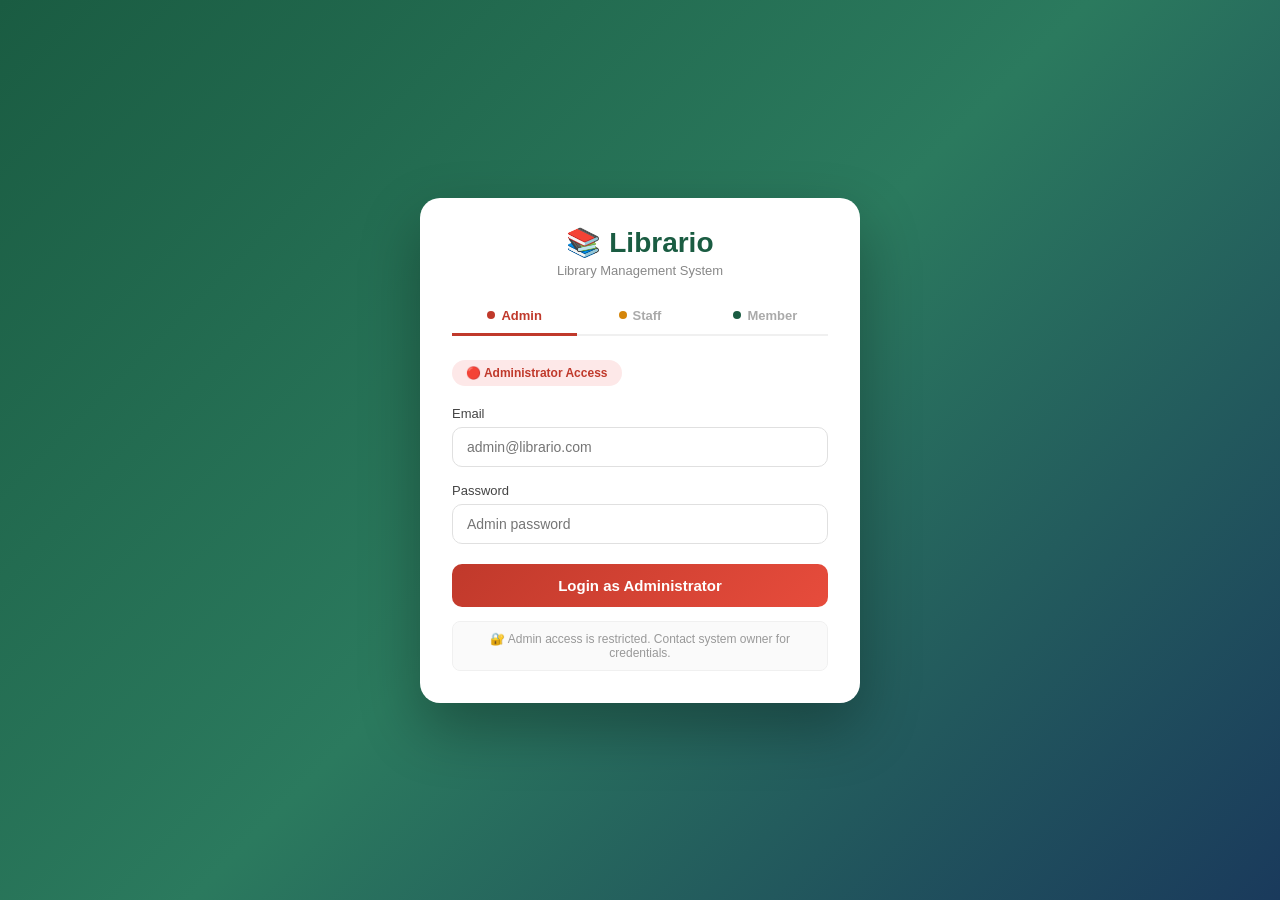
<file: FrontEnd/index.html>
<!DOCTYPE html>
<html lang="en">
<head>
  <meta charset="UTF-8">
  <meta name="viewport" content="width=device-width, initial-scale=1.0">
  <title>Librario — Dashboard</title>
  <link rel="stylesheet" href="style.css">
</head>
<body>
  <header>
    <div class="header-inner">
      <h1>📚 Librario</h1>
      <nav>
        <a href="index.html" class="active">Dashboard</a>
        <a href="catalog.html">Catalog</a>
        <a href="loans.html">My Loans</a>
        <a href="wishlist.html">Wishlist</a>
        <a href="reservations.html">Reservations</a>
        <a href="fines.html">Fines</a>
        <a href="rooms.html">Rooms</a>
        <a href="events.html">Events</a>
        <a href="donations.html">Donate</a>
      <a href="stats.html">Stats</a>
      <a href="account.html">My Account</a>
        <a href="notifications.html" id="notif-bell-link" style="display:inline-flex;align-items:center;gap:5px;color:white;text-decoration:none;font-weight:600;padding:6px 12px;background:rgba(255,255,255,0.15);border-radius:8px;font-size:14px;position:relative" title="Notifications">
        🔔 <span id="notif-count-badge" style="display:none;background:#e74c3c;color:white;border-radius:50%;min-width:18px;height:18px;font-size:11px;font-weight:700;display:inline-flex;align-items:center;justify-content:center;padding:0 4px">0</span>
      </a>
      <button onclick="logout()" class="logout-btn">Logout</button>
      </nav>
    </div>
  </header>

  <main class="container">
    <h2>Welcome back, <span id="user-name"></span>!</h2>

    <div class="stats-grid">
      <div class="stat-card">
        <div class="stat-number" id="stat-active">—</div>
        <div class="stat-label">Active Loans</div>
      </div>
      <div class="stat-card">
        <div class="stat-number" id="stat-total">—</div>
        <div class="stat-label">Books Read</div>
      </div>
      <div class="stat-card">
        <div class="stat-number" id="stat-reservations">—</div>
        <div class="stat-label">Reservations</div>
      </div>
      <div class="stat-card fine-card">
        <div class="stat-number" id="stat-fines">€0.00</div>
        <div class="stat-label">Outstanding Fines</div>
      </div>
    </div>

    <!-- Reading goal -->
    <section class="card">
      <h3>Reading goal <span id="year-label"></span></h3>
      <div class="goal-row">
        <span id="goal-progress-text">—</span>
        <button onclick="editGoal()" class="btn-sm">Set goal</button>
      </div>
      <div class="progress-track"><div class="progress-bar" id="goal-bar" style="width:0%"></div></div>
    </section>

    <!-- Active loans -->
    <section class="card">
      <h3>Active loans</h3>
      <div id="active-loans-list" class="loans-list"></div>
    </section>

    <!-- Recommendations -->
    <section class="card">
      <h3>Recommended for you</h3>
      <div id="recommendations" class="book-grid"></div>
    </section>
  </main>

  <script src="auth.js"></script>
<script src="dialog.js"></script>
  <script>
    var API = 'http://localhost:5273/api';

    async function loadDashboard() {
      var userId = getCurrentUserId();
      document.getElementById('user-name').textContent = getCurrentUserName();
      document.getElementById('year-label').textContent = new Date().getFullYear();

      // Loans
      var loans = await fetch(API + '/loans/user/' + userId).then(r => r.json()).catch(() => []);
      var active = loans.filter(function(l) { return l.status === 'Active' || l.status === 'Overdue'; });
      document.getElementById('stat-active').textContent = active.length;
      document.getElementById('stat-total').textContent  = loans.filter(function(l) { return l.status === 'Returned'; }).length;

      // Reservations
      var reservations = await fetch(API + '/reservations/user/' + userId).then(r => r.json()).catch(() => []);
      document.getElementById('stat-reservations').textContent = reservations.length;

      // Fines
      var fines = await fetch(API + '/fines/user/' + userId).then(r => r.json()).catch(() => []);
      var outstanding = fines.filter(function(f) { return f.status === 'Unpaid' || f.status === 'Pending'; })
        .reduce(function(sum, f) { return sum + (f.amountDue - f.amountPaid); }, 0);
      document.getElementById('stat-fines').textContent = '€' + outstanding.toFixed(2);
      if (outstanding > 0) document.querySelector('.fine-card').classList.add('has-fines');

      // Active loans list
      var list = document.getElementById('active-loans-list');
      if (active.length === 0) {
        list.innerHTML = '<p class="empty">No active loans. <a href="catalog.html">Browse catalog →</a></p>';
      } else {
        list.innerHTML = active.map(function(l) {
          var due = new Date(l.dueDate);
          var today = new Date();
          var diff = Math.ceil((due - today) / 86400000);
          var cls = diff < 0 ? 'overdue' : diff <= 2 ? 'due-soon' : '';
          return '<div class="loan-row ' + cls + '"><div><strong>' + l.book.title + '</strong><br><small>' + l.book.author + '</small></div><div class="due-badge ' + cls + '">' + (diff < 0 ? 'OVERDUE ' + Math.abs(diff) + 'd' : 'Due in ' + diff + 'd') + '</div></div>';
        }).join('');
      }

      // Stats for goal
      var stats = await fetch(API + '/stats/member/' + userId).then(r => r.json()).catch(() => null);
      if (stats) {
        var goal = stats.readingGoal || 0;
        var done = stats.thisYear;
        var pct  = goal > 0 ? Math.min(100, Math.round(done / goal * 100)) : 0;
        document.getElementById('goal-progress-text').textContent = goal > 0 ? done + ' / ' + goal + ' books (' + pct + '%)' : 'No goal set';
        document.getElementById('goal-bar').style.width = pct + '%';
      }

      // Recommendations
      var rec = await fetch(API + '/stats/recommendations/' + userId).then(r => r.json()).catch(() => null);
      var recEl = document.getElementById('recommendations');
      if (rec && rec.books && rec.books.length > 0) {
        recEl.innerHTML = rec.books.map(function(b) {
          return '<div class="book-card-sm"><div class="book-title">' + b.title + '</div><div class="book-author">' + b.author + '</div><div class="book-rating">★ ' + (b.averageRating || 0).toFixed(1) + '</div><button onclick="dismissRec(' + b.id + ', this.parentElement)" class="btn-xs">✕</button></div>';
        }).join('');
      } else {
        recEl.innerHTML = '<p class="empty">Borrow more books to get personalized recommendations!</p>';
      }

      // Notifications count
      var notifs = await fetch(API + '/notifications/' + userId).then(r => r.json()).catch(() => []);
      var unread = notifs.filter(function(n) { return !n.isRead; }).length;
      var badge = document.getElementById('notif-count-badge');
      if (badge) {
        if (unread > 0) {
          badge.textContent = unread > 99 ? '99+' : unread;
          badge.style.display = 'inline-flex';
        } else {
          badge.style.display = 'none';
        }
      }
    }

    async function editGoal() {
      var goal = await customPrompt('Set your reading goal for ' + new Date().getFullYear() + ':');
      if (!goal || isNaN(parseInt(goal))) return;
      await fetch(API + '/auth/profile/' + getCurrentUserId(), {
        method: 'PUT', headers: {'Content-Type':'application/json'},
        body: JSON.stringify({ readingGoal: parseInt(goal) })
      });
      loadDashboard();
    }

    async function dismissRec(bookId, el) {
      await fetch(API + '/stats/dismiss', {
        method: 'POST', headers: {'Content-Type':'application/json'},
        body: JSON.stringify({ userId: getCurrentUserId(), bookId: bookId })
      });
      el.remove();
    }

    loadDashboard();
  </script>
<script>
(function(){
  var API = 'http://localhost:5273/api';
  function updateBell() {
    var uid = sessionStorage.getItem('userId');
    if (!uid) return;
    fetch(API + '/notifications/' + uid)
      .then(function(r){return r.json();})
      .then(function(data){
        var unread = data.filter(function(n){return !n.isRead;}).length;
        var badge = document.getElementById('notif-count-badge');
        if (!badge) return;
        if (unread > 0) {
          badge.textContent = unread > 99 ? '99+' : unread;
          badge.style.display = 'inline-flex';
        } else {
          badge.style.display = 'none';
        }
      }).catch(function(){});
  }
  document.addEventListener('DOMContentLoaded', function(){
    updateBell();
    setInterval(updateBell, 30000);
  });
})();
</script>
<script src="notifications-widget.js"></script>
</body>
</html>
</file>
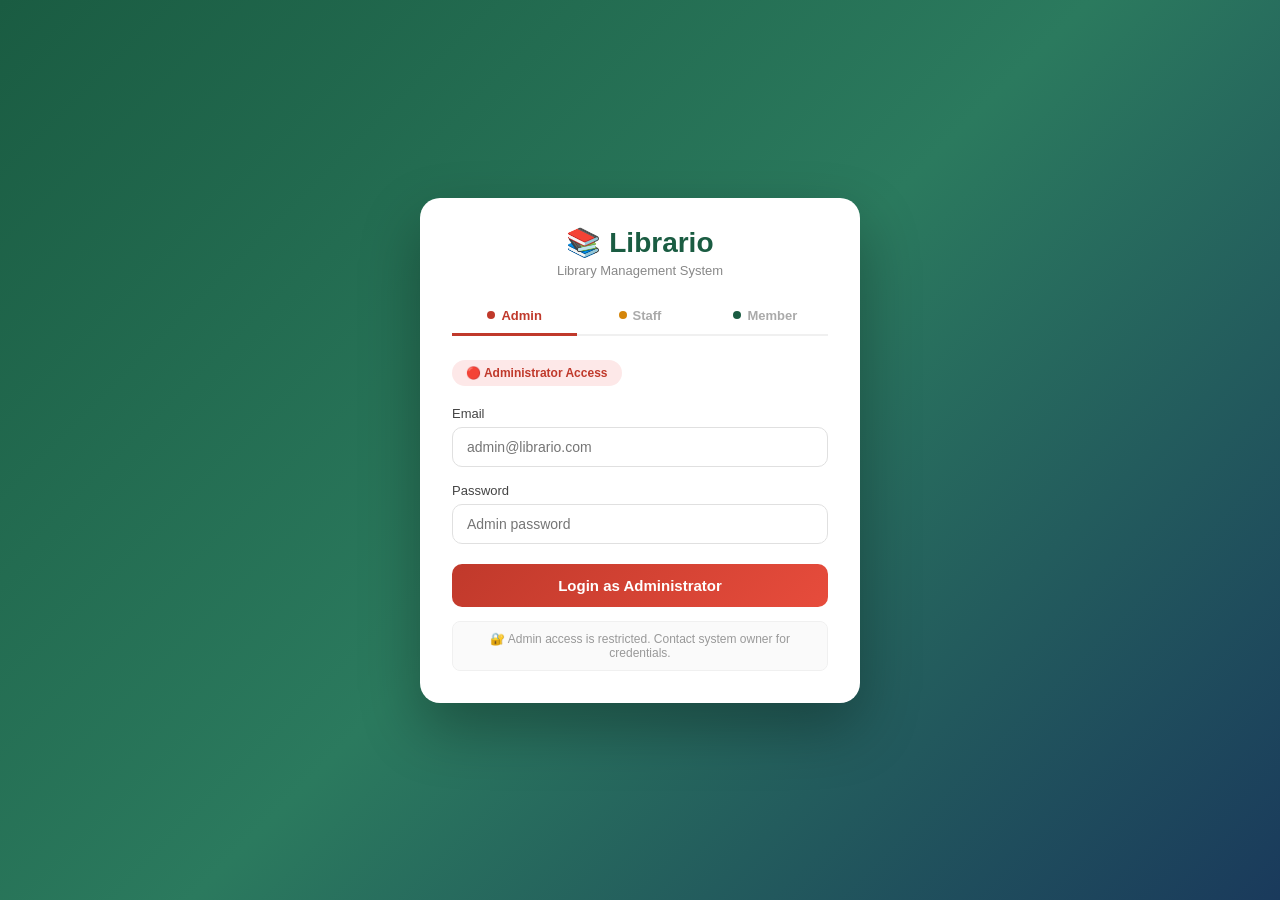
<file: FrontEnd/account.html>
<!DOCTYPE html>
<html lang="en">
<head>
  <meta charset="UTF-8">
  <meta name="viewport" content="width=device-width, initial-scale=1.0">
  <title>Librario — My Account</title>
  <link rel="stylesheet" href="style.css">
  <style>
    .account-grid { display:grid; grid-template-columns:1fr 1fr; gap:20px; }
    @media (max-width: 768px) { .account-grid { grid-template-columns:1fr; } }

    .account-card {
      background:white;
      border-radius:14px;
      padding:24px;
      box-shadow:0 2px 10px rgba(0,0,0,0.06);
    }
    .account-card h3 {
      margin:0 0 18px;
      font-size:17px;
      color:#1a5c42;
      display:flex;
      align-items:center;
      gap:8px;
    }
    .field {
      margin-bottom:14px;
    }
    .field label {
      display:block;
      font-size:13px;
      color:#555;
      font-weight:500;
      margin-bottom:6px;
    }
    .field input {
      width:100%;
      padding:10px 14px;
      border:1.5px solid #e0e0e0;
      border-radius:9px;
      font-size:14px;
      box-sizing:border-box;
      transition:border-color 0.15s;
    }
    .field input:focus { outline:none; border-color:#1a5c42; }
    .field input:disabled { background:#f5f5f5; color:#888; }

    .profile-row {
      display:flex;
      justify-content:space-between;
      padding:10px 0;
      border-bottom:1px solid #f0f0f0;
      font-size:14px;
    }
    .profile-row:last-child { border-bottom:none; }
    .profile-row .label { color:#888; }
    .profile-row .value { color:#222; font-weight:500; }

    .role-badge {
      padding:3px 10px;
      border-radius:12px;
      font-size:12px;
      font-weight:600;
    }
    .role-Member { background:#d4edda; color:#155724; }
    .role-Staff  { background:#cce5ff; color:#004085; }
    .role-Admin  { background:#fff3cd; color:#856404; }

    .pw-msg {
      font-size:13px;
      min-height:18px;
      padding:4px 0;
    }
    .pw-msg.ok { color:#1a5c42; }
    .pw-msg.err { color:#e74c3c; }
    .pw-hint {
      font-size:11px;
      color:#aaa;
      margin-top:4px;
    }

    .btn-action {
      background:#1a5c42;
      color:white;
      border:none;
      padding:10px 22px;
      border-radius:9px;
      font-size:14px;
      font-weight:600;
      cursor:pointer;
      transition:background 0.15s;
    }
    .btn-action:hover { background:#155236; }
    .btn-action:disabled { background:#ccc; cursor:not-allowed; }
  </style>
</head>
<body>
<header>
  <div class="header-inner">
    <h1>📚 Librario</h1>
    <nav>
      <a href="index.html">Dashboard</a>
      <a href="catalog.html">Catalog</a>
      <a href="loans.html">My Loans</a>
      <a href="wishlist.html">Wishlist</a>
      <a href="reservations.html">Reservations</a>
      <a href="fines.html">Fines</a>
      <a href="rooms.html">Rooms</a>
      <a href="events.html">Events</a>
      <a href="stats.html">Stats</a>
      <a href="account.html" class="active">My Account</a>
      <a href="notifications.html" id="notif-bell-link" style="display:inline-flex;align-items:center;gap:5px;color:white;text-decoration:none;font-weight:600;padding:6px 12px;background:rgba(255,255,255,0.15);border-radius:8px;font-size:14px;position:relative" title="Notifications">
        🔔 <span id="notif-count-badge" style="display:none;background:#e74c3c;color:white;border-radius:50%;min-width:18px;height:18px;font-size:11px;font-weight:700;display:inline-flex;align-items:center;justify-content:center;padding:0 4px">0</span>
      </a>
      <button onclick="logout()" class="logout-btn">Logout</button>
    </nav>
  </div>
</header>

<main class="container">
  <h2>My Account</h2>

  <div class="account-grid">

    <!-- Profile -->
    <div class="account-card">
      <h3>👤 Profile</h3>
      <div class="profile-row">
        <span class="label">Name</span>
        <span class="value" id="prof-name">—</span>
      </div>
      <div class="profile-row">
        <span class="label">Email</span>
        <span class="value" id="prof-email">—</span>
      </div>
      <div class="profile-row">
        <span class="label">Role</span>
        <span class="value"><span class="role-badge" id="prof-role">—</span></span>
      </div>
      <div class="profile-row">
        <span class="label">Member since</span>
        <span class="value" id="prof-created">—</span>
      </div>
      <div class="profile-row">
        <span class="label">Reading goal</span>
        <span class="value" id="prof-goal">—</span>
      </div>
    </div>

  </div>
</main>

<script src="auth.js"></script>
<script>
  var API = 'http://localhost:5273/api';

  async function loadProfile() {
    var uid = getCurrentUserId();
    if (!uid) return;

    // Pull name from session; fetch other fields from API
    document.getElementById('prof-name').textContent  = getCurrentUserName();
    var role = getCurrentUserRole();
    var roleEl = document.getElementById('prof-role');
    roleEl.textContent = role;
    roleEl.className = 'role-badge role-' + role;

    // Try to fetch full profile from /api/auth/profile/{id}
    try {
      var res = await fetch(API + '/auth/profile/' + uid);
      if (res.ok) {
        var u = await res.json();
        if (u.email)     document.getElementById('prof-email').textContent   = u.email;
        if (u.name)      document.getElementById('prof-name').textContent    = u.name;
        if (u.createdAt) document.getElementById('prof-created').textContent = new Date(u.createdAt).toLocaleDateString('en-GB', {day:'numeric',month:'long',year:'numeric'});
        document.getElementById('prof-goal').textContent = u.readingGoal ? u.readingGoal + ' books / year' : 'Not set';
      }
    } catch(e) {}
  }

  async function changePassword() {
    var cur  = document.getElementById('pw-current').value;
    var nw   = document.getElementById('pw-new').value;
    var conf = document.getElementById('pw-confirm').value;
    var msg  = document.getElementById('pw-msg');
    var btn  = document.getElementById('pw-btn');

    msg.className = 'pw-msg';
    msg.textContent = '';

    if (!cur || !nw || !conf) { msg.className='pw-msg err'; msg.textContent='All fields are required.'; return; }
    if (nw !== conf)           { msg.className='pw-msg err'; msg.textContent='New passwords do not match.'; return; }
    if (nw.length < 6)         { msg.className='pw-msg err'; msg.textContent='New password must be at least 6 characters.'; return; }
    if (cur === nw)            { msg.className='pw-msg err'; msg.textContent='New password must be different from current.'; return; }

    btn.disabled = true;
    msg.className = 'pw-msg'; msg.textContent = 'Saving…';

    try {
      var res = await fetch(API + '/auth/change-password/' + getCurrentUserId(), {
        method: 'POST',
        headers: { 'Content-Type': 'application/json' },
        body: JSON.stringify({ currentPassword: cur, newPassword: nw })
      });
      var data = await res.json().catch(function(){ return {}; });

      if (res.ok) {
        msg.className = 'pw-msg ok';
        msg.textContent = '✓ ' + (data.message || 'Password changed successfully!');
        document.getElementById('pw-current').value = '';
        document.getElementById('pw-new').value     = '';
        document.getElementById('pw-confirm').value = '';
      } else {
        msg.className = 'pw-msg err';
        msg.textContent = data.message || 'Error changing password.';
      }
    } catch(e) {
      msg.className = 'pw-msg err';
      msg.textContent = 'Server error. Try again.';
    } finally {
      btn.disabled = false;
    }
  }

  loadProfile();
</script>
<script>
(function(){
  var API = 'http://localhost:5273/api';
  function updateBell() {
    var uid = sessionStorage.getItem('userId');
    if (!uid) return;
    fetch(API + '/notifications/' + uid)
      .then(function(r){return r.json();})
      .then(function(data){
        var unread = data.filter(function(n){return !n.isRead;}).length;
        var badge = document.getElementById('notif-count-badge');
        if (!badge) return;
        if (unread > 0) {
          badge.textContent = unread > 99 ? '99+' : unread;
          badge.style.display = 'inline-flex';
        } else {
          badge.style.display = 'none';
        }
      }).catch(function(){});
  }
  document.addEventListener('DOMContentLoaded', function(){
    updateBell();
    setInterval(updateBell, 30000);
  });
})();
</script>
<script src="notifications-widget.js"></script>
</body>
</html>
</file>
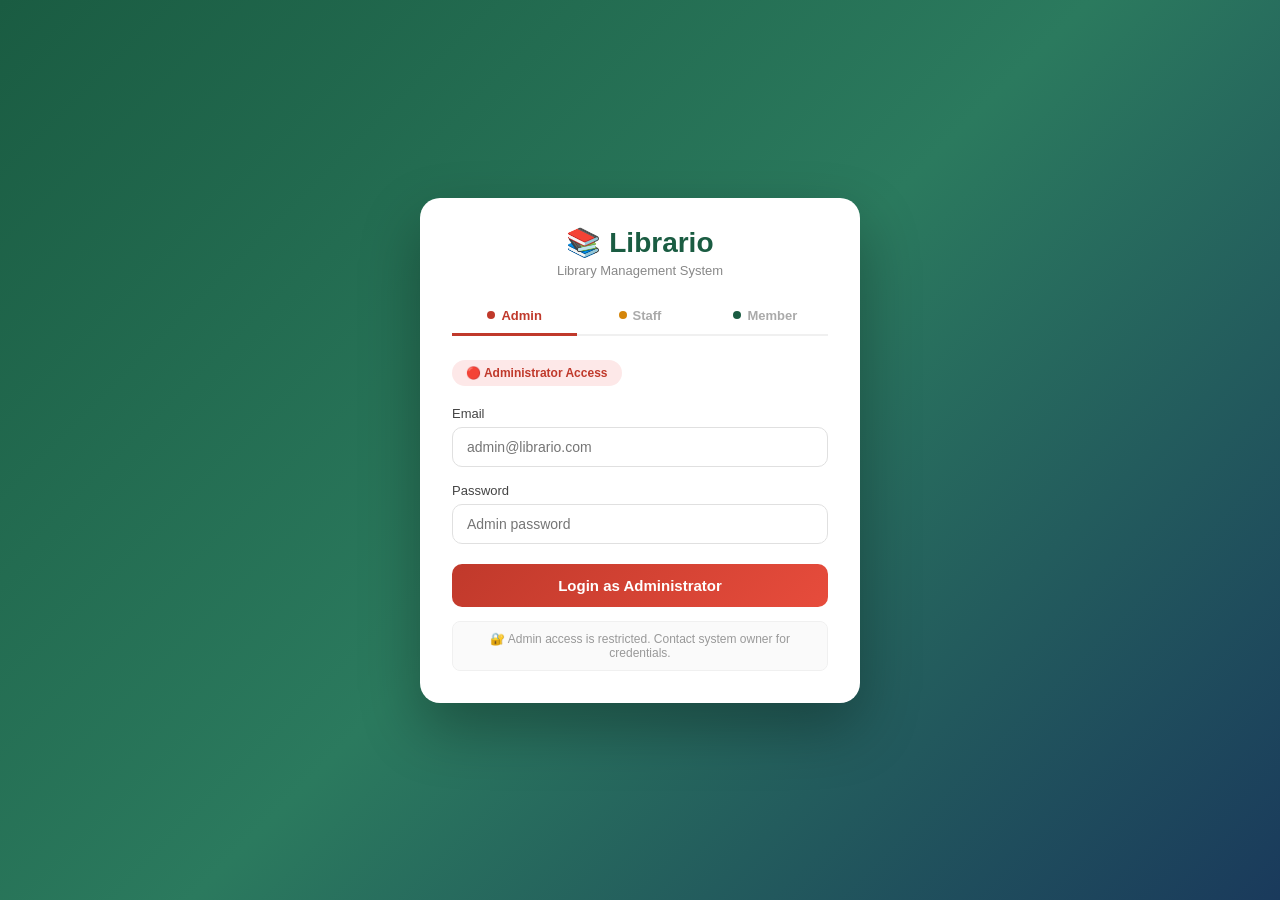
<file: FrontEnd/catalog.html>
<!DOCTYPE html>
<html lang="en">
<head>
  <meta charset="UTF-8">
  <meta name="viewport" content="width=device-width, initial-scale=1.0">
  <title>Librario — Catalog</title>
  <link rel="stylesheet" href="style.css">
  <style>
    /* ─── Catalog layout ─── */
    .catalog-hero {
      background: linear-gradient(135deg, #1a5c42 0%, #2b7a5e 100%);
      border-radius: 18px;
      padding: 32px 28px;
      color: white;
      margin-bottom: 26px;
      display: flex;
      justify-content: space-between;
      align-items: center;
      flex-wrap: wrap;
      gap: 20px;
      box-shadow: 0 8px 24px rgba(26,92,66,0.25);
    }
    .catalog-hero h2 {
      margin: 0 0 6px;
      font-size: 28px;
      font-weight: 700;
      color: white;
    }
    .catalog-hero p {
      margin: 0;
      font-size: 14px;
      opacity: 0.9;
    }
    .catalog-hero .hero-stats {
      display: flex;
      gap: 24px;
      font-size: 13px;
    }
    .catalog-hero .hero-stats div {
      text-align: center;
    }
    .catalog-hero .hero-stats .num {
      font-size: 22px;
      font-weight: 700;
      display: block;
    }

    .filters-bar {
      background: white;
      border-radius: 14px;
      padding: 16px 20px;
      box-shadow: 0 2px 8px rgba(0,0,0,0.05);
      margin-bottom: 24px;
      display: flex;
      gap: 12px;
      align-items: center;
      flex-wrap: wrap;
    }
    .filters-bar .search-wrap {
      flex: 1;
      min-width: 220px;
      position: relative;
    }
    .filters-bar .search-wrap input {
      width: 100%;
      padding: 10px 14px 10px 38px;
      border: 1.5px solid #e0e0e0;
      border-radius: 10px;
      font-size: 14px;
      box-sizing: border-box;
      transition: border-color 0.15s, box-shadow 0.15s;
    }
    .filters-bar .search-wrap input:focus {
      outline: none;
      border-color: #1a5c42;
      box-shadow: 0 0 0 3px rgba(26,92,66,0.1);
    }
    .filters-bar .search-wrap::before {
      content: '🔍';
      position: absolute;
      left: 12px;
      top: 50%;
      transform: translateY(-50%);
      font-size: 14px;
      pointer-events: none;
    }
    .filters-bar select {
      padding: 10px 14px;
      border: 1.5px solid #e0e0e0;
      border-radius: 10px;
      font-size: 14px;
      background: white;
      cursor: pointer;
      min-width: 180px;
    }
    .filters-bar select:focus { outline: none; border-color: #1a5c42; }
    .results-count {
      font-size: 13px;
      color: #888;
      margin-bottom: 14px;
    }

    /* ─── Book cards ─── */
    .catalog-grid {
      display: grid;
      grid-template-columns: repeat(auto-fill, minmax(200px, 1fr));
      gap: 22px;
    }
    .book-card {
      background: white;
      border-radius: 14px;
      box-shadow: 0 2px 10px rgba(0,0,0,0.06);
      cursor: pointer;
      transition: transform 0.25s ease, box-shadow 0.25s ease;
      overflow: hidden;
      display: flex;
      flex-direction: column;
      position: relative;
    }
    .book-card:hover {
      transform: translateY(-6px);
      box-shadow: 0 14px 32px rgba(0,0,0,0.14);
    }
    .book-card:hover .book-cover img,
    .book-card:hover .book-cover-placeholder {
      transform: scale(1.04);
    }
    .book-cover {
      position: relative;
      width: 100%;
      height: 240px;
      overflow: hidden;
      background: linear-gradient(135deg, #f8faf9 0%, #e8f4ee 100%);
    }
    .book-cover img,
    .book-cover-placeholder {
      width: 100%;
      height: 100%;
      object-fit: cover;
      transition: transform 0.3s ease;
      display: block;
    }
    .book-cover-placeholder {
      background: linear-gradient(135deg, #1a5c42, #2b7a5e);
      display: flex;
      align-items: center;
      justify-content: center;
      font-size: 54px;
      color: white;
    }
    .book-badge {
      position: absolute;
      top: 10px;
      left: 10px;
      padding: 4px 10px;
      border-radius: 12px;
      font-size: 11px;
      font-weight: 700;
      letter-spacing: 0.3px;
      text-transform: uppercase;
      box-shadow: 0 2px 6px rgba(0,0,0,0.15);
    }
    .badge-available { background: #d4edda; color: #155724; }
    .badge-unavail   { background: #f8d7da; color: #721c24; }
    .book-category-badge {
      position: absolute;
      top: 10px;
      right: 10px;
      padding: 4px 10px;
      border-radius: 12px;
      font-size: 11px;
      font-weight: 600;
      background: rgba(255,255,255,0.95);
      color: #1a5c42;
      box-shadow: 0 2px 6px rgba(0,0,0,0.1);
      backdrop-filter: blur(4px);
    }

    .book-info {
      padding: 14px 16px 16px;
      flex: 1;
      display: flex;
      flex-direction: column;
      gap: 4px;
    }
    .book-info .title {
      font-weight: 700;
      font-size: 14px;
      color: #1a1a1a;
      line-height: 1.35;
      display: -webkit-box;
      -webkit-line-clamp: 2;
      -webkit-box-orient: vertical;
      overflow: hidden;
      min-height: 38px;
    }
    .book-info .author {
      color: #666;
      font-size: 12px;
      font-style: italic;
    }
    .book-info .meta-row {
      display: flex;
      justify-content: space-between;
      align-items: center;
      margin-top: auto;
      padding-top: 8px;
      border-top: 1px solid #f0f0f0;
    }
    .book-rating {
      font-size: 12px;
      color: #f39c12;
      font-weight: 600;
    }
    .copies-info {
      font-size: 11px;
      color: #888;
    }
    .empty-state {
      grid-column: 1 / -1;
      padding: 60px 20px;
      text-align: center;
      color: #888;
    }
    .empty-state .icon {
      font-size: 48px;
      margin-bottom: 12px;
      opacity: 0.4;
    }

    /* Modal */
    .modal-overlay { display:none; position:fixed; inset:0; background:rgba(0,0,0,0.5); z-index:200; justify-content:center; align-items:center; }
    .modal-overlay.open { display:flex; }
    .modal { background:white; border-radius:16px; padding:28px; width:90%; max-width:540px; max-height:90vh; overflow-y:auto; animation:slideIn 0.3s ease; }
    @keyframes slideIn { from{opacity:0;transform:translateY(-20px)} to{opacity:1;transform:translateY(0)} }

    .modal-book-header { display:flex; gap:16px; margin-bottom:20px; }
    .modal-cover { width:80px; height:110px; border-radius:8px; object-fit:cover; flex-shrink:0; }
    .modal-cover-placeholder { width:80px; height:110px; border-radius:8px; background:linear-gradient(135deg,#1a5c42,#2b7a5e); display:flex; align-items:center; justify-content:center; font-size:28px; flex-shrink:0; color:white; }
    .modal-meta h3 { font-size:17px; font-weight:600; margin-bottom:4px; }
    .modal-meta .author { color:#666; font-size:14px; margin-bottom:4px; }
    .modal-meta .cat { font-size:12px; color:#999; }
    .modal-meta .rating { color:#f39c12; font-size:13px; margin-top:4px; }

    .info-row { display:flex; gap:12px; margin-bottom:16px; flex-wrap:wrap; }
    .info-pill { padding:5px 12px; border-radius:20px; font-size:12px; font-weight:600; }
    .pill-green { background:#d4edda; color:#155724; }
    .pill-red   { background:#f8d7da; color:#721c24; }
    .pill-blue  { background:#cce5ff; color:#004085; }

    /* Days selector */
    .days-selector { margin:14px 0; }
    .days-selector label { font-size:13px; font-weight:500; color:#444; display:block; margin-bottom:6px; }
    .days-row { display:flex; gap:8px; flex-wrap:wrap; }
    .day-btn { padding:6px 14px; border:1.5px solid #ddd; border-radius:20px; font-size:13px; cursor:pointer; background:white; transition:all 0.15s; }
    .day-btn:hover { border-color:#1a5c42; color:#1a5c42; }
    .day-btn.selected { background:#1a5c42; color:white; border-color:#1a5c42; }

    /* Reviews */
    .reviews-section { margin-top:16px; border-top:1px solid #eee; padding-top:14px; }
    .reviews-section h4 { font-size:14px; font-weight:600; margin-bottom:10px; }
    .review-item { padding:8px 0; border-bottom:1px solid #f5f5f5; font-size:13px; }
    .review-stars { color:#f39c12; }

    /* Review form */
    .review-form { background:#f8fdf9; border-radius:10px; padding:14px; margin-top:14px; }
    .review-form h4 { font-size:14px; font-weight:600; margin-bottom:10px; color:#1a5c42; }
    .stars-input { display:flex; gap:6px; margin-bottom:10px; }
    .star-btn { font-size:26px; cursor:pointer; color:#ddd; transition:color 0.1s; background:none; border:none; padding:0; }
    .star-btn.lit { color:#f39c12; }
    .review-form textarea { width:100%; padding:9px 12px; border:1.5px solid #ddd; border-radius:8px; font-size:13px; min-height:70px; font-family:inherit; resize:vertical; }
    .review-form textarea:focus { outline:none; border-color:#1a5c42; }

    .modal-actions { display:flex; gap:10px; justify-content:flex-end; margin-top:18px; flex-wrap:wrap; }
  </style>
</head>
<body>
<header>
  <div class="header-inner">
    <h1>📚 Librario</h1>
    <nav>
      <a href="index.html">Dashboard</a>
      <a href="catalog.html" class="active">Catalog</a>
      <a href="loans.html">My Loans</a>
      <a href="wishlist.html">Wishlist</a>
      <a href="reservations.html">Reservations</a>
      <a href="fines.html">Fines</a>
      <a href="rooms.html">Rooms</a>
      <a href="events.html">Events</a>
      <a href="stats.html">Stats</a>
      <a href="account.html">My Account</a>
      <a href="notifications.html" id="notif-bell-link" style="display:inline-flex;align-items:center;gap:5px;color:white;text-decoration:none;font-weight:600;padding:6px 12px;background:rgba(255,255,255,0.15);border-radius:8px;font-size:14px;position:relative" title="Notifications">
        🔔 <span id="notif-count-badge" style="display:none;background:#e74c3c;color:white;border-radius:50%;min-width:18px;height:18px;font-size:11px;font-weight:700;display:inline-flex;align-items:center;justify-content:center;padding:0 4px">0</span>
      </a>
      <button onclick="logout()" class="logout-btn">Logout</button>
    </nav>
  </div>
</header>

<main class="container">
  <div class="catalog-hero">
    <div>
      <h2>📚 Book Catalog</h2>
      <p>Discover, borrow, and reserve books from our collection</p>
    </div>
    <div class="hero-stats">
      <div><span class="num" id="hero-total">—</span><span>Total books</span></div>
      <div><span class="num" id="hero-available">—</span><span>Available copies</span></div>
    </div>
  </div>

  <div class="filters-bar">
    <div class="search-wrap">
      <input type="text" id="search" placeholder="Search by title or author…" oninput="loadBooks()">
    </div>
    <select id="cat-filter" onchange="loadBooks()">
      <option value="">All categories</option>
    </select>
    <select id="avail-filter" onchange="loadBooks()">
      <option value="">All books</option>
      <option value="available">Available only</option>
    </select>
  </div>

  <div class="results-count" id="results-count"></div>
  <div id="books-grid" class="catalog-grid"></div>
</main>

<!-- Book detail modal -->
<div class="modal-overlay" id="book-modal">
  <div class="modal">

    <div class="modal-book-header">
      <div id="modal-cover-wrap"></div>
      <div class="modal-meta">
        <h3 id="modal-title"></h3>
        <div class="author" id="modal-author"></div>
        <div class="cat" id="modal-category"></div>
        <div id="modal-isbn" style="font-size:11px;color:#bbb;margin-top:2px"></div>
        <div class="rating" id="modal-rating"></div>
      </div>
    </div>

    <div class="info-row">
      <span id="modal-avail-pill" class="info-pill"></span>
      <span id="modal-donated" class="info-pill pill-blue" style="display:none"></span>
    </div>

    <!-- Days selector (shown only when borrowing) -->
    <div class="days-selector" id="days-selector" style="display:none">
      <label>How many days do you want to borrow? (max 30)</label>
      <div class="days-row">
        <button class="day-btn selected" onclick="selectDays(1, this)">1 days</button>
        <button class="day-btn selected" onclick="selectDays(7, this)">7 days</button>
        <button class="day-btn" onclick="selectDays(14, this)">14 days</button>
        <button class="day-btn" onclick="selectDays(21, this)">21 days</button>
        <button class="day-btn" onclick="selectDays(30, this)">30 days</button>
      </div>
      <div style="font-size:12px;color:#888;margin-top:6px">Due date: <strong id="due-date-preview"></strong></div>
    </div>


    <!-- Deposit note -->
    <div id="deposit-note" style="display:none;background:#fff9e6;border:1.5px solid #f39c12;border-radius:8px;padding:12px 14px;margin:10px 0">
      <div style="font-size:13px;font-weight:600;color:#d4850a;margin-bottom:4px">💶 Cash deposit required</div>
      <div style="font-size:12px;color:#666">When you come to collect the book at the library desk, you will need to leave a <strong>cash deposit</strong> as a guarantee. The deposit will be returned to you when you bring the book back.</div>
    </div>

    <!-- Reviews -->
    <div class="reviews-section">
      <h4>Reviews</h4>
      <div id="modal-reviews"></div>
    </div>

    <!-- Review form (shown only for returned loans) -->
    <div class="review-form" id="review-form-section" style="display:none">
      <h4>Leave your review</h4>
      <div class="stars-input" id="star-picker"></div>
      <textarea id="review-text" placeholder="Write a review (optional, max 500 chars)" maxlength="500"></textarea>
      <button onclick="submitReview()" class="btn btn-green" style="margin-top:8px;width:100%">Submit Review</button>
      <div id="review-result" style="font-size:12px;margin-top:6px"></div>
    </div>

    <!-- Terms checkbox — shfaqet kur member klikon Borrow -->
    <div id="borrow-terms" style="display:none;background:#f0fdf9;border:1.5px solid #1a5c42;border-radius:10px;padding:14px;margin-bottom:12px">
      <div style="font-size:13px;font-weight:600;color:#1a5c42;margin-bottom:10px">📋 Before you borrow, please confirm:</div>
      <label style="display:flex;align-items:flex-start;gap:10px;cursor:pointer;margin-bottom:8px">
        <input type="checkbox" id="term-1" onchange="checkTerms()" style="margin-top:3px;width:16px;height:16px;accent-color:#1a5c42;flex-shrink:0">
        <span style="font-size:13px;color:#333">I will return this book by the due date shown above.</span>
      </label>
      <label style="display:flex;align-items:flex-start;gap:10px;cursor:pointer;margin-bottom:8px">
        <input type="checkbox" id="term-2" onchange="checkTerms()" style="margin-top:3px;width:16px;height:16px;accent-color:#1a5c42;flex-shrink:0">
        <span style="font-size:13px;color:#333">I understand that a fine of <strong>€0.50 per day</strong> will be applied if I return the book late (1-day grace period applies).</span>
      </label>
      <label style="display:flex;align-items:flex-start;gap:10px;cursor:pointer">
        <input type="checkbox" id="term-3" onchange="checkTerms()" style="margin-top:3px;width:16px;height:16px;accent-color:#1a5c42;flex-shrink:0">
        <span style="font-size:13px;color:#333">I understand that if my unpaid fines exceed <strong>€5.00</strong>, I will be blocked from borrowing further books until the balance is settled.</span>
      </label>
    </div>

    <div class="modal-actions">
      <button id="btn-wishlist" class="btn btn-gray" onclick="toggleWishlist()">♡ Wishlist</button>
      <button id="btn-borrow"  class="btn btn-green" onclick="showBorrowConfirm()">📋 Request to Borrow</button>
      <button id="btn-confirm-borrow" class="btn btn-green" onclick="submitBorrowRequest()" style="display:none;opacity:0.4;cursor:not-allowed" disabled>✓ Confirm Borrow</button>
      <button id="btn-reserve" class="btn btn-blue"  onclick="reserveBook()">Reserve</button>
      <button onclick="closeModal()" class="btn btn-gray">Close</button>
    </div>
  </div>
</div>

<script src="auth.js"></script>
<script>
  var API = 'http://localhost:5273/api';
  var currentBook = null;
  var selectedDays = 7;
  var currentRating = 0;
  var eligibleLoanId = null;

  // ─── LOAD CATEGORIES ─────────────────────────────────────────────────────
  async function loadCategories() {
    var cats = await fetch(API + '/categories').then(r => r.json()).catch(() => []);
    var sel  = document.getElementById('cat-filter');
    cats.forEach(function(c) {
      var o = document.createElement('option');
      o.value = c.id; o.textContent = c.name;
      sel.appendChild(o);
    });
  }

  // ─── LOAD BOOKS ──────────────────────────────────────────────────────────
  async function loadBooks() {
    var search = document.getElementById('search').value;
    var cat    = document.getElementById('cat-filter').value;
    var avail  = document.getElementById('avail-filter').value;
    var url    = API + '/books?';
    if (search) url += 'search=' + encodeURIComponent(search) + '&';
    if (cat)    url += 'categoryId=' + cat;

    var books = await fetch(url).then(r => r.json()).catch(() => []);

    // Client-side availability filter
    if (avail === 'available') {
      books = books.filter(function(b) { return b.availableCopies > 0; });
    }

    var grid  = document.getElementById('books-grid');
    var countEl = document.getElementById('results-count');

    // Hero stats — independent of filters.
    // Total books = number of distinct titles in the catalog.
    // Available copies = sum of available copies across all titles.
    var heroTotal = document.getElementById('hero-total');
    var heroAvail = document.getElementById('hero-available');
    if (heroTotal || heroAvail) {
      try {
        var allBooks = await fetch(API + '/books').then(r => r.json());
        var totalTitles = allBooks.length;
        var availCopies = allBooks.reduce(function(s, b){ return s + (b.availableCopies || 0); }, 0);
        if (heroTotal) heroTotal.textContent = totalTitles;
        if (heroAvail) heroAvail.textContent = availCopies;
      } catch(e) {
        if (heroTotal) heroTotal.textContent = '—';
        if (heroAvail) heroAvail.textContent = '—';
      }
    }

    if (!books.length) {
      countEl.textContent = '';
      grid.innerHTML = '<div class="empty-state">' +
        '<div class="icon">📭</div>' +
        '<div style="font-size:15px;font-weight:600;color:#555;margin-bottom:4px">No books found</div>' +
        '<div style="font-size:13px">Try a different search term or category.</div>' +
        '</div>';
      return;
    }

    countEl.textContent = 'Showing ' + books.length + ' book' + (books.length === 1 ? '' : 's');

    grid.innerHTML = books.map(function(b) {
      var coverUrl = b.isbn ? 'https://covers.openlibrary.org/b/isbn/' + b.isbn + '-M.jpg' : null;
      var coverHtml = coverUrl
        ? '<img src="' + coverUrl + '" alt="' + escapeAttr(b.title) + '" onerror="this.outerHTML=\'<div class=&quot;book-cover-placeholder&quot;>📖</div>\'">'
        : '<div class="book-cover-placeholder">📖</div>';

      var availBadge = b.availableCopies > 0
        ? '<span class="book-badge badge-available">✓ Available</span>'
        : '<span class="book-badge badge-unavail">✗ On loan</span>';

      var categoryName = b.category && (b.category.name || b.category);
      var categoryBadge = categoryName
        ? '<span class="book-category-badge">' + escapeHtml(categoryName) + '</span>'
        : '';

      var rating = b.reviewCount > 0
        ? '<div class="book-rating">★ ' + b.averageRating.toFixed(1) + ' <span style="color:#aaa;font-weight:400">(' + b.reviewCount + ')</span></div>'
        : '<div class="book-rating" style="color:#bbb">No ratings</div>';

      var copies = b.availableCopies > 0
        ? '<div class="copies-info">' + b.availableCopies + ' / ' + b.totalCopies + ' copies</div>'
        : '<div class="copies-info">All ' + b.totalCopies + ' borrowed</div>';

      var author = b.author && (b.author.name || b.author) || 'Unknown author';

      return '<div class="book-card" onclick="openBook(' + b.id + ')">' +
        '<div class="book-cover">' +
          availBadge +
          categoryBadge +
          coverHtml +
        '</div>' +
        '<div class="book-info">' +
          '<div class="title">' + escapeHtml(b.title) + '</div>' +
          '<div class="author">by ' + escapeHtml(author) + '</div>' +
          '<div class="meta-row">' +
            rating +
            copies +
          '</div>' +
        '</div>' +
      '</div>';
    }).join('');
  }

  // Tiny helpers (avoid breaking if title contains quotes/apostrophes/HTML)
  function escapeHtml(s) {
    if (s == null) return '';
    return String(s).replace(/&/g,'&amp;').replace(/</g,'&lt;').replace(/>/g,'&gt;')
                    .replace(/"/g,'&quot;').replace(/'/g,'&#39;');
  }
  function escapeAttr(s) { return escapeHtml(s); }

  // ─── OPEN BOOK MODAL ─────────────────────────────────────────────────────
  async function openBook(id) {
    var b = await fetch(API + '/books/' + id).then(r => r.json()).catch(() => null);
    if (!b) return;
    currentBook = b;
    selectedDays = 7;
    currentRating = 0;
    eligibleLoanId = null;

    // Cover
    var coverWrap = document.getElementById('modal-cover-wrap');
    var isbn = b.isbn || (b.iSBN);
    if (isbn) {
      coverWrap.innerHTML = '<img class="modal-cover" src="https://covers.openlibrary.org/b/isbn/' + isbn + '-M.jpg" onerror="this.outerHTML=\'<div class=modal-cover-placeholder>📖</div>\'">';
    } else {
      coverWrap.innerHTML = '<div class="modal-cover-placeholder">📖</div>';
    }

    // Meta
    document.getElementById('modal-title').textContent    = b.title;
    document.getElementById('modal-author').textContent   = b.author?.name || b.author || '';
    document.getElementById('modal-category').textContent = b.category?.name || b.category || '';
    document.getElementById('modal-isbn').textContent     = isbn ? 'ISBN: ' + isbn : '';
    document.getElementById('modal-rating').textContent   = b.reviewCount > 0
      ? '★ ' + (b.averageRating || 0).toFixed(1) + ' (' + b.reviewCount + ' reviews)'
      : 'No ratings yet';

    // Availability pill
    var avPill = document.getElementById('modal-avail-pill');
    if (b.availableCopies > 0) {
      avPill.textContent = '✓ Available — ' + b.availableCopies + ' of ' + b.totalCopies + ' copies';
      avPill.className = 'info-pill pill-green';
    } else {
      avPill.textContent = '✗ All ' + b.totalCopies + ' copies on loan';
      avPill.className = 'info-pill pill-red';
    }

    // Donated
    var donEl = document.getElementById('modal-donated');
    if (b.donatedBy) {
      donEl.style.display = 'inline-block';
      donEl.textContent = '💚 Donated by ' + (b.donatedBy.name || b.donatedBy);
    } else {
      donEl.style.display = 'none';
    }

    // Buttons
    var borrowBtn  = document.getElementById('btn-borrow');
    var confirmBtn = document.getElementById('btn-confirm-borrow');
    var reserveBtn = document.getElementById('btn-reserve');
    var daysDiv    = document.getElementById('days-selector');

    borrowBtn.style.display  = b.availableCopies > 0 ? 'inline-block' : 'none';
    confirmBtn.style.display = 'none';
    reserveBtn.style.display = b.availableCopies === 0 ? 'inline-block' : 'none';
    daysDiv.style.display    = 'none';
    updateDueDate();

    // Reviews
    await loadReviews(id);

    // Check if member can review (has returned loan, no review yet)
    var userId = getCurrentUserId();
    if (userId) {
      var loans = await fetch(API + '/loans/user/' + userId).then(r => r.json()).catch(() => []);
      var eligible = loans.find(function(l) {
        return l.book && l.book.id === id && l.status === 'Returned' && !l.hasReview;
      });
      if (eligible) {
        eligibleLoanId = eligible.id;
        document.getElementById('review-form-section').style.display = 'block';
        buildStars();
      } else {
        document.getElementById('review-form-section').style.display = 'none';
      }
    }

    document.getElementById('book-modal').classList.add('open');
  }

  async function loadReviews(bookId) {
    var reviews = await fetch(API + '/reviews/book/' + bookId).then(r => r.json()).catch(() => []);
    var el = document.getElementById('modal-reviews');
    if (!reviews.length) {
      el.innerHTML = '<p style="color:#999;font-size:13px">No reviews yet. Be the first!</p>';
      return;
    }
    el.innerHTML = reviews.slice(0, 5).map(function(r) {
      return '<div class="review-item">' +
        '<span class="review-stars">' + '★'.repeat(r.rating) + '☆'.repeat(5 - r.rating) + '</span> ' +
        '<strong style="font-size:12px">' + r.memberName + '</strong>' +
        (r.reviewText ? '<div style="color:#555;margin-top:2px">' + r.reviewText + '</div>' : '') +
        '<div style="font-size:11px;color:#bbb;margin-top:2px">' + new Date(r.createdAt).toLocaleDateString() + '</div>' +
      '</div>';
    }).join('');
  }

  // ─── DAYS SELECTOR ───────────────────────────────────────────────────────
  function selectDays(days, btn) {
    selectedDays = days;
    document.querySelectorAll('.day-btn').forEach(function(b) { b.classList.remove('selected'); });
    btn.classList.add('selected');
    updateDueDate();
  }

  function updateDueDate() {
    var due = new Date();
    due.setDate(due.getDate() + selectedDays);
    var el = document.getElementById('due-date-preview');
    if (el) el.textContent = due.toLocaleDateString('en-GB', { weekday:'long', day:'numeric', month:'long', year:'numeric' });
  }

  function showBorrowConfirm() {
    document.getElementById('days-selector').style.display = 'block';
    var dn = document.getElementById('deposit-note'); if(dn) dn.style.display='block';
    document.getElementById('borrow-terms').style.display  = 'block';
    document.getElementById('btn-borrow').style.display    = 'none';
    document.getElementById('btn-confirm-borrow').style.display = 'inline-block';
    // Reset checkboxes
    ['term-1','term-2','term-3'].forEach(function(id){
      var el = document.getElementById(id);
      if(el) el.checked = false;
    });
    checkTerms();
    updateDueDate();
  }

  function checkTerms() {
    var t1 = document.getElementById('term-1');
    var t2 = document.getElementById('term-2');
    var t3 = document.getElementById('term-3');
    var btn = document.getElementById('btn-confirm-borrow');
    if (!t1 || !t2 || !t3 || !btn) return;
    var allChecked = t1.checked && t2.checked && t3.checked;
    btn.disabled = !allChecked;
    btn.style.opacity = allChecked ? '1' : '0.4';
    btn.style.cursor = allChecked ? 'pointer' : 'not-allowed';
  }

  // ─── BORROW ──────────────────────────────────────────────────────────────
  async function submitBorrowRequest() {
    var btn = document.getElementById('btn-confirm-borrow');

    // Guard: ensure book is loaded
    if (!currentBook || !currentBook.id) {
      showToast('No book selected. Please reopen the book.', 'error');
      return;
    }

    // Guard: ensure all three terms are checked (button can be enabled via DOM tricks)
    var t1 = document.getElementById('term-1');
    var t2 = document.getElementById('term-2');
    var t3 = document.getElementById('term-3');
    if (!t1.checked || !t2.checked || !t3.checked) {
      showToast('Please confirm all three terms before borrowing.', 'warning');
      return;
    }

    // Guard: ensure user is logged in
    var userId = getCurrentUserId();
    if (!userId) {
      showToast('You must be logged in to borrow.', 'error');
      return;
    }

    // Prevent double-click
    btn.disabled = true;
    var originalText = btn.textContent;
    btn.textContent = 'Submitting…';

    try {
      var res = await fetch(API + '/borrowrequest', {
        method: 'POST',
        headers: {'Content-Type':'application/json'},
        body: JSON.stringify({
          userId: userId,
          bookId: currentBook.id,
          days:   selectedDays,
          notes:  null
        })
      });

      var d = {};
      try { d = await res.json(); } catch(e) {}

      if (res.ok) {
        var expires = d.expiresAt
          ? new Date(d.expiresAt).toLocaleDateString('en-GB', {weekday:'long',day:'numeric',month:'long',hour:'2-digit',minute:'2-digit'})
          : 'soon';
        showToast('Request submitted! Come to the library desk by ' + expires, 'success');
        closeModal();
        loadBooks();
      } else {
        showToast(d.message || ('Could not submit request (HTTP ' + res.status + ').'), 'error');
      }
    } catch(err) {
      console.error('Borrow request failed:', err);
      showToast('Network error. Make sure the API is running and try again.', 'error');
    } finally {
      btn.disabled = false;
      btn.textContent = originalText;
    }
  }

  // ─── RESERVE ─────────────────────────────────────────────────────────────
  async function reserveBook() {
    var res = await fetch(API + '/reservations', {
      method: 'POST', headers: {'Content-Type':'application/json'},
      body: JSON.stringify({ userId: getCurrentUserId(), bookId: currentBook.id })
    });
    var d = await res.json();
    if (res.ok) {
      showToast('Reserved! You are #' + d.queuePosition + ' in queue. You will be notified when available.', 'success');
      closeModal();
    } else {
      showToast(d.message || 'Could not reserve.', 'error');
    }
  }

  // ─── WISHLIST ─────────────────────────────────────────────────────────────
  async function toggleWishlist() {
    var res = await fetch(API + '/wishlist', {
      method: 'POST', headers: {'Content-Type':'application/json'},
      body: JSON.stringify({ userId: getCurrentUserId(), bookId: currentBook.id })
    });
    var d = await res.json();
    showToast(d.message || 'Added to wishlist!', 'success');
    document.getElementById('btn-wishlist').textContent = '♥ In Wishlist';
  }

  // ─── REVIEW ──────────────────────────────────────────────────────────────
  function buildStars() {
    currentRating = 0;
    var el = document.getElementById('star-picker');
    el.innerHTML = '';
    for (var i = 1; i <= 5; i++) {
      (function(star) {
        var btn = document.createElement('button');
        btn.className = 'star-btn';
        btn.textContent = '★';
        btn.dataset.val = star;
        btn.onclick = function() {
          currentRating = star;
          document.querySelectorAll('.star-btn').forEach(function(s) {
            s.classList.toggle('lit', parseInt(s.dataset.val) <= star);
          });
        };
        el.appendChild(btn);
      })(i);
    }
  }

  async function submitReview() {
    var resultEl = document.getElementById('review-result');
    if (!currentRating) {
      resultEl.style.color = '#e74c3c';
      resultEl.textContent = 'Please select a star rating!';
      return;
    }
    var text = document.getElementById('review-text').value.trim();
    var res  = await fetch(API + '/reviews', {
      method: 'POST', headers: {'Content-Type':'application/json'},
      body: JSON.stringify({
        loanId: eligibleLoanId,
        userId: getCurrentUserId(),
        bookId: currentBook.id,
        rating: currentRating,
        reviewText: text || null
      })
    });
    if (res.ok) {
      resultEl.style.color = '#1a5c42';
      resultEl.textContent = '✓ Review submitted! Thank you.';
      document.getElementById('review-form-section').style.display = 'none';
      await loadReviews(currentBook.id);
    } else {
      var d = await res.json();
      resultEl.style.color = '#e74c3c';
      resultEl.textContent = '✗ ' + (d.message || 'Error submitting review.');
    }
  }

  function closeModal() {
    document.getElementById('book-modal').classList.remove('open');
    // Reset terms dhe days selector
    var terms = document.getElementById('borrow-terms');
    var days = document.getElementById('days-selector');
    var dep  = document.getElementById('deposit-note');
    if (terms) terms.style.display = 'none';
    if (days)  days.style.display  = 'none';
    if (dep)   dep.style.display   = 'none';
    ['term-1','term-2','term-3'].forEach(function(id){
      var el = document.getElementById(id);
      if(el) el.checked = false;
    });
    currentBook = null;
  }

  // Close on overlay click
  document.getElementById('book-modal').addEventListener('click', function(e) {
    if (e.target === this) closeModal();
  });

  loadCategories();
  loadBooks();
</script>
<script>
(function(){
  var API = 'http://localhost:5273/api';
  function updateBell() {
    var uid = sessionStorage.getItem('userId');
    if (!uid) return;
    fetch(API + '/notifications/' + uid)
      .then(function(r){return r.json();})
      .then(function(data){
        var unread = data.filter(function(n){return !n.isRead;}).length;
        var badge = document.getElementById('notif-count-badge');
        if (!badge) return;
        if (unread > 0) {
          badge.textContent = unread > 99 ? '99+' : unread;
          badge.style.display = 'inline-flex';
        } else {
          badge.style.display = 'none';
        }
      }).catch(function(){});
  }
  document.addEventListener('DOMContentLoaded', function(){
    updateBell();
    setInterval(updateBell, 30000);
  });
})();
</script>
<script src="notifications-widget.js"></script>
</body>
</html>
</file>
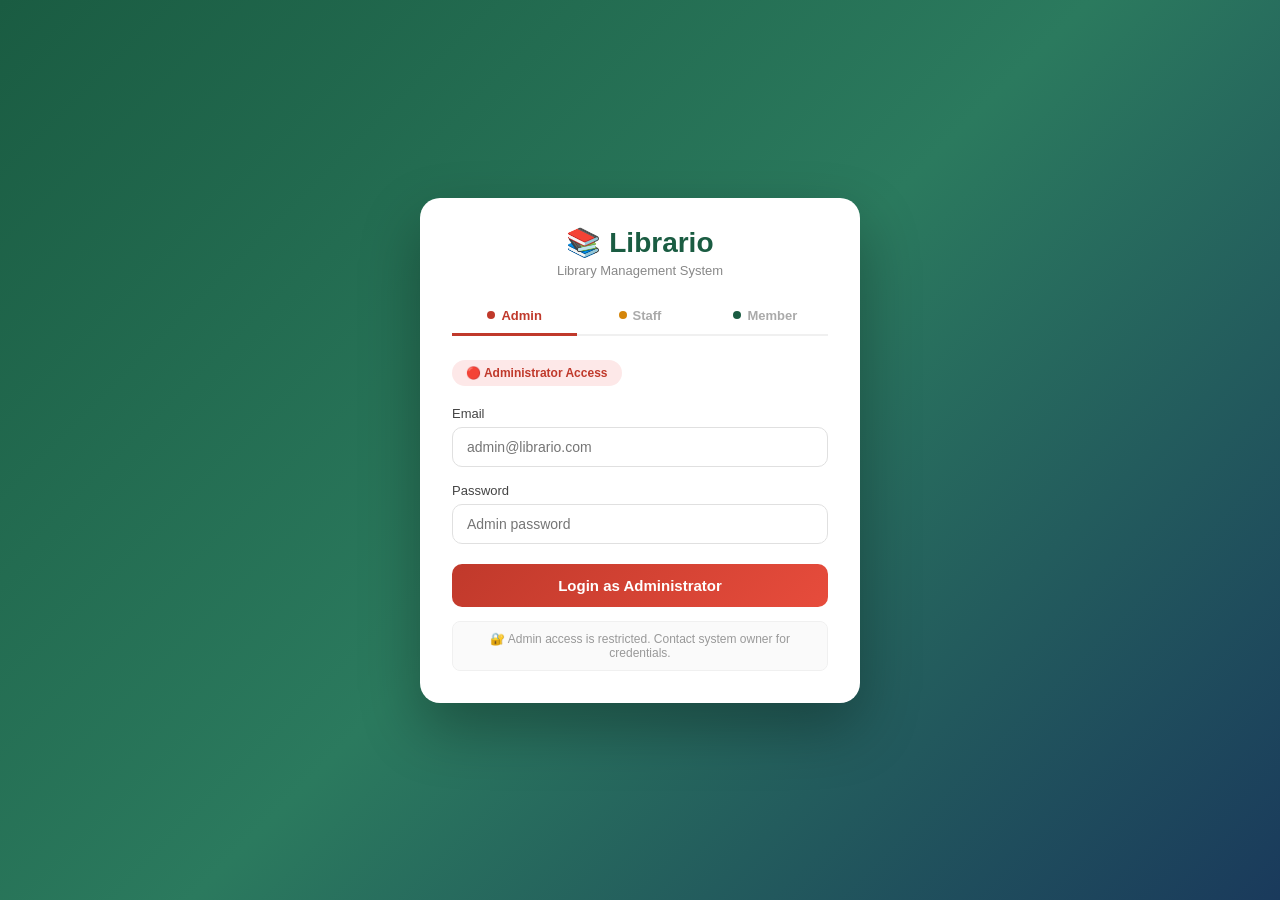
<file: FrontEnd/donations.html>
<!DOCTYPE html>
<html lang="en">
<head>
  <meta charset="UTF-8">
  <meta name="viewport" content="width=device-width, initial-scale=1.0">
  <title>Librario — Donate a Book</title>
  <link rel="stylesheet" href="style.css">
</head>
<body>
<header>
  <div class="header-inner">
    <h1>📚 Librario</h1>
    <nav>
      <a href="index.html">Dashboard</a>
      <a href="catalog.html">Catalog</a>
      <a href="loans.html">My Loans</a>
      <a href="wishlist.html">Wishlist</a>
      <a href="fines.html">Fines</a>
      <a href="rooms.html">Rooms</a>
      <a href="events.html">Events</a>
      <a href="donations.html" class="active">Donate</a>
      <a href="stats.html">Stats</a>
      <a href="account.html">My Account</a>
      <a href="notifications.html" id="notif-bell-link" style="display:inline-flex;align-items:center;gap:5px;color:white;text-decoration:none;font-weight:600;padding:6px 12px;background:rgba(255,255,255,0.15);border-radius:8px;font-size:14px;position:relative" title="Notifications">
        🔔 <span id="notif-count-badge" style="display:none;background:#e74c3c;color:white;border-radius:50%;min-width:18px;height:18px;font-size:11px;font-weight:700;display:inline-flex;align-items:center;justify-content:center;padding:0 4px">0</span>
      </a>
      <button onclick="logout()" class="logout-btn">Logout</button>
    </nav>
  </div>
</header>

<main class="container">
  <h2>Donate a Book to the Library</h2>
  <p style="color:#666;font-size:14px;margin-bottom:20px">
    Have a book you'd like to share? Submit a donation request and the library admin will review it.
    If approved, your book will be added to the catalog and credited to you! 📖
  </p>

  <div style="display:grid;grid-template-columns:1fr 1fr;gap:20px">

    <!-- DONATION FORM -->
    <div class="card">
      <h3>Submit a Donation</h3>
      <div class="form-group">
        <label>Book Title *</label>
        <input type="text" id="d-title" placeholder="e.g. The Alchemist">
      </div>
      <div class="form-group">
        <label>Author</label>
        <input type="text" id="d-author" placeholder="e.g. Paulo Coelho">
      </div>
      <div class="form-group">
        <label>ISBN (if known)</label>
        <input type="text" id="d-isbn" placeholder="e.g. 9780062315007">
      </div>
      <div class="form-group">
        <label>Book Condition</label>
        <select id="d-condition">
          <option value="New">New — Never read</option>
          <option value="Good" selected>Good — Minor wear</option>
          <option value="Fair">Fair — Some wear but readable</option>
        </select>
      </div>
      <div class="form-group">
        <label>Note for librarian (optional)</label>
        <textarea id="d-note" style="width:100%;padding:9px 12px;border:1.5px solid #ddd;border-radius:8px;font-size:13px;min-height:60px;font-family:inherit" placeholder="Any additional information about the book…" maxlength="500"></textarea>
      </div>
      <button onclick="submitDonation()" class="btn btn-green" style="width:100%">📬 Submit Donation Request</button>
      <div id="donation-result" style="margin-top:10px;font-size:13px;padding:10px;border-radius:8px;display:none"></div>
    </div>

    <!-- MY DONATIONS -->
    <div class="card">
      <h3>My Donation Requests</h3>
      <div id="my-donations"></div>
    </div>

  </div>
</main>

<script src="auth.js"></script>
<script>
  var API = 'http://localhost:5273/api';

  async function loadMyDonations() {
    var donations = await fetch(API + '/donations/user/' + getCurrentUserId()).then(r => r.json()).catch(() => []);
    var el = document.getElementById('my-donations');
    if (!donations.length) {
      el.innerHTML = '<p class="empty">You have not submitted any donations yet.</p>';
      return;
    }
    el.innerHTML = donations.map(function(d) {
      var statusColors = {
        'Pending':  { bg:'#fff3cd', color:'#856404' },
        'Approved': { bg:'#d4edda', color:'#155724' },
        'Rejected': { bg:'#f8d7da', color:'#721c24' }
      };
      var sc = statusColors[d.status] || { bg:'#eee', color:'#333' };
      return '<div style="padding:12px 14px;background:#fafafa;border-radius:8px;margin-bottom:8px;border-left:3px solid '+(d.status==='Approved'?'#1a5c42':d.status==='Rejected'?'#e74c3c':'#f39c12')+'">' +
        '<div style="display:flex;justify-content:space-between;align-items:flex-start">' +
          '<strong style="font-size:14px">'+d.title+'</strong>' +
          '<span style="font-size:11px;font-weight:600;padding:2px 8px;border-radius:10px;background:'+sc.bg+';color:'+sc.color+'">'+d.status+'</span>' +
        '</div>' +
        '<div style="font-size:12px;color:#666;margin-top:3px">Submitted: '+new Date(d.submittedAt).toLocaleDateString()+'</div>' +
        (d.rejectionReason ? '<div style="font-size:12px;color:#721c24;margin-top:4px;font-style:italic">Reason: '+d.rejectionReason+'</div>' : '') +
      '</div>';
    }).join('');
  }

  async function submitDonation() {
    var title     = document.getElementById('d-title').value.trim();
    var author    = document.getElementById('d-author').value.trim();
    var isbn      = document.getElementById('d-isbn').value.trim();
    var condition = document.getElementById('d-condition').value;
    var note      = document.getElementById('d-note').value.trim();
    var el        = document.getElementById('donation-result');

    if (!title) {
      el.style.background = '#f8d7da'; el.style.color = '#721c24';
      el.style.display = 'block'; el.textContent = 'Book title is required.';
      return;
    }

    var res = await fetch(API + '/donations', {
      method: 'POST', headers: {'Content-Type':'application/json'},
      body: JSON.stringify({
        userId:    getCurrentUserId(),
        title:     title,
        author:    author || null,
        isbn:      isbn || null,
        condition: condition,
        note:      note || null
      })
    });

    if (res.ok) {
      el.style.background = '#d4edda'; el.style.color = '#155724';
      el.style.display = 'block';
      el.textContent = '✓ Donation request submitted! The library admin will review it soon.';
      document.getElementById('d-title').value = '';
      document.getElementById('d-author').value = '';
      document.getElementById('d-isbn').value = '';
      document.getElementById('d-note').value = '';
      loadMyDonations();
    } else {
      var d = await res.json();
      el.style.background = '#f8d7da'; el.style.color = '#721c24';
      el.style.display = 'block';
      el.textContent = '✗ ' + (d.message || 'Error submitting donation.');
    }
  }

  loadMyDonations();
</script>
<script>
(function(){
  var API = 'http://localhost:5273/api';
  function updateBell() {
    var uid = sessionStorage.getItem('userId');
    if (!uid) return;
    fetch(API + '/notifications/' + uid)
      .then(function(r){return r.json();})
      .then(function(data){
        var unread = data.filter(function(n){return !n.isRead;}).length;
        var badge = document.getElementById('notif-count-badge');
        if (!badge) return;
        if (unread > 0) {
          badge.textContent = unread > 99 ? '99+' : unread;
          badge.style.display = 'inline-flex';
        } else {
          badge.style.display = 'none';
        }
      }).catch(function(){});
  }
  document.addEventListener('DOMContentLoaded', function(){
    updateBell();
    setInterval(updateBell, 30000);
  });
})();
</script>
<script src="notifications-widget.js"></script>
</body>
</html>
</file>
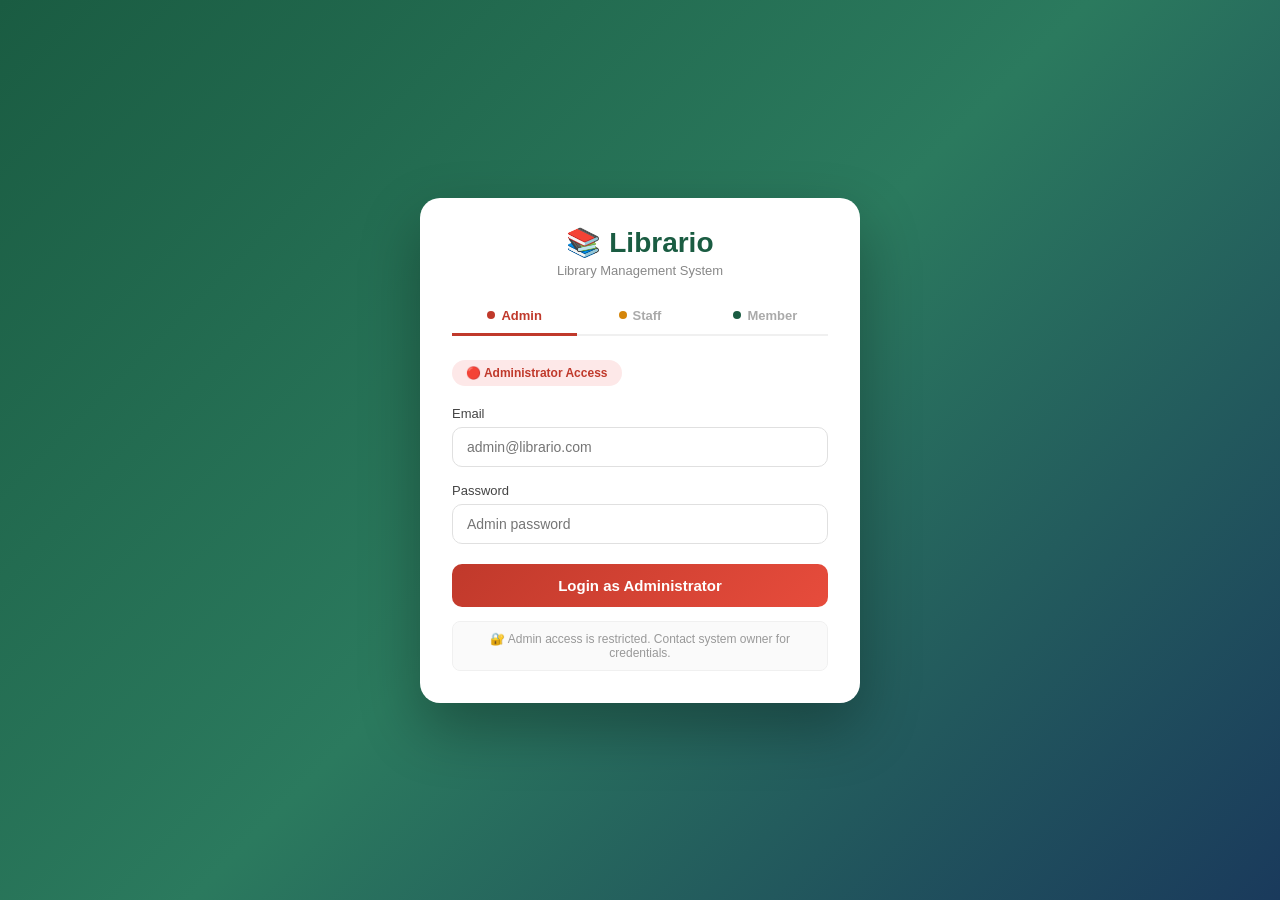
<file: FrontEnd/events.html>
<!DOCTYPE html>
<html lang="en">
<head>
  <meta charset="UTF-8">
  <meta name="viewport" content="width=device-width, initial-scale=1.0">
  <title>Librario — Events</title>
  <link rel="stylesheet" href="style.css">
</head>
<body>
<header>
  <div class="header-inner">
    <h1>📚 Librario</h1>
    <nav>
      <a href="index.html">Dashboard</a>
      <a href="catalog.html">Catalog</a>
      <a href="loans.html">My Loans</a>
      <a href="wishlist.html">Wishlist</a>
      <a href="reservations.html">Reservations</a>
      <a href="fines.html">Fines</a>
      <a href="rooms.html">Rooms</a>
      <a href="events.html" class="active">Events</a>
      <a href="stats.html">Stats</a>
      <a href="account.html">My Account</a>
      <a href="notifications.html" id="notif-bell-link" style="display:inline-flex;align-items:center;gap:5px;color:white;text-decoration:none;font-weight:600;padding:6px 12px;background:rgba(255,255,255,0.15);border-radius:8px;font-size:14px;position:relative" title="Notifications">
        🔔 <span id="notif-count-badge" style="display:none;background:#e74c3c;color:white;border-radius:50%;min-width:18px;height:18px;font-size:11px;font-weight:700;display:inline-flex;align-items:center;justify-content:center;padding:0 4px">0</span>
      </a>
      <button onclick="logout()" class="logout-btn">Logout</button>
    </nav>
  </div>
</header>

<main class="container">
  <h2>Library Events</h2>
  <div id="events-grid" style="display:grid;grid-template-columns:repeat(auto-fill,minmax(280px,1fr));gap:16px"></div>
</main>

<script src="auth.js"></script>
<script>
  var API = 'http://localhost:5273/api';

  async function loadEvents() {
    var events = await fetch(API + '/events').then(r => r.json()).catch(() => []);
    var grid   = document.getElementById('events-grid');

    if (!events.length) {
      grid.innerHTML = '<div style="grid-column:1/-1"><div class="card"><p class="empty">No upcoming events.</p></div></div>';
      return;
    }

    grid.innerHTML = events.map(function(ev) {
      var date      = new Date(ev.eventDate);
      var spotsLeft = ev.capacity - ev.registeredCount;
      var isFull    = spotsLeft <= 0;

      return '<div class="card">' +
        '<div style="background:linear-gradient(135deg,#1a5c42,#2b7a5e);color:white;margin:-20px -20px 16px;padding:16px;border-radius:12px 12px 0 0">' +
          '<div style="font-size:11px;opacity:0.8;margin-bottom:4px">' + date.toLocaleDateString('en-GB', {weekday:'long',day:'numeric',month:'long'}) + ' · ' + date.toLocaleTimeString('en-GB', {hour:'2-digit',minute:'2-digit'}) + '</div>' +
          '<div style="font-size:16px;font-weight:600">' + ev.title + '</div>' +
        '</div>' +
        '<p style="font-size:13px;color:#555;margin-bottom:10px">' + (ev.description || '') + '</p>' +
        (ev.linkedBook ? '<div style="font-size:12px;color:#1a5c42;margin-bottom:8px">📖 ' + ev.linkedBook + '</div>' : '') +
        '<div style="font-size:12px;color:#666;margin-bottom:12px">📍 ' + (ev.location || 'Library') + ' · ' + (isFull ? '<span style="color:#e74c3c">Full</span>' : '<span style="color:#1a5c42">' + spotsLeft + ' spots left</span>') + '</div>' +
        '<button onclick="registerEvent(' + ev.id + ', this)" class="btn btn-green" style="width:100%">' + (isFull ? 'Join Waitlist' : 'Register') + '</button>' +
      '</div>';
    }).join('');
  }

  async function registerEvent(eventId, btn) {
    btn.disabled = true;
    btn.textContent = 'Registering…';
    var res = await fetch(API + '/events/' + eventId + '/register?userId=' + getCurrentUserId(), { method: 'POST' });
    var d   = await res.json();
    if (res.ok) {
      showToast(d.isWaitlisted ? 'Added to waitlist (#' + d.waitlistPos + ')' : 'Registered! Check notifications.', 'success');
      btn.textContent = d.isWaitlisted ? 'On Waitlist' : '✓ Registered';
    } else {
      showToast(d.message || 'Could not register.', 'error');
      btn.disabled = false;
      btn.textContent = 'Register';
    }
  }

  loadEvents();
</script>
<script>
(function(){
  var API = 'http://localhost:5273/api';
  function updateBell() {
    var uid = sessionStorage.getItem('userId');
    if (!uid) return;
    fetch(API + '/notifications/' + uid)
      .then(function(r){return r.json();})
      .then(function(data){
        var unread = data.filter(function(n){return !n.isRead;}).length;
        var badge = document.getElementById('notif-count-badge');
        if (!badge) return;
        if (unread > 0) {
          badge.textContent = unread > 99 ? '99+' : unread;
          badge.style.display = 'inline-flex';
        } else {
          badge.style.display = 'none';
        }
      }).catch(function(){});
  }
  document.addEventListener('DOMContentLoaded', function(){
    updateBell();
    setInterval(updateBell, 30000);
  });
})();
</script>
<script src="notifications-widget.js"></script>
</body>
</html>
</file>
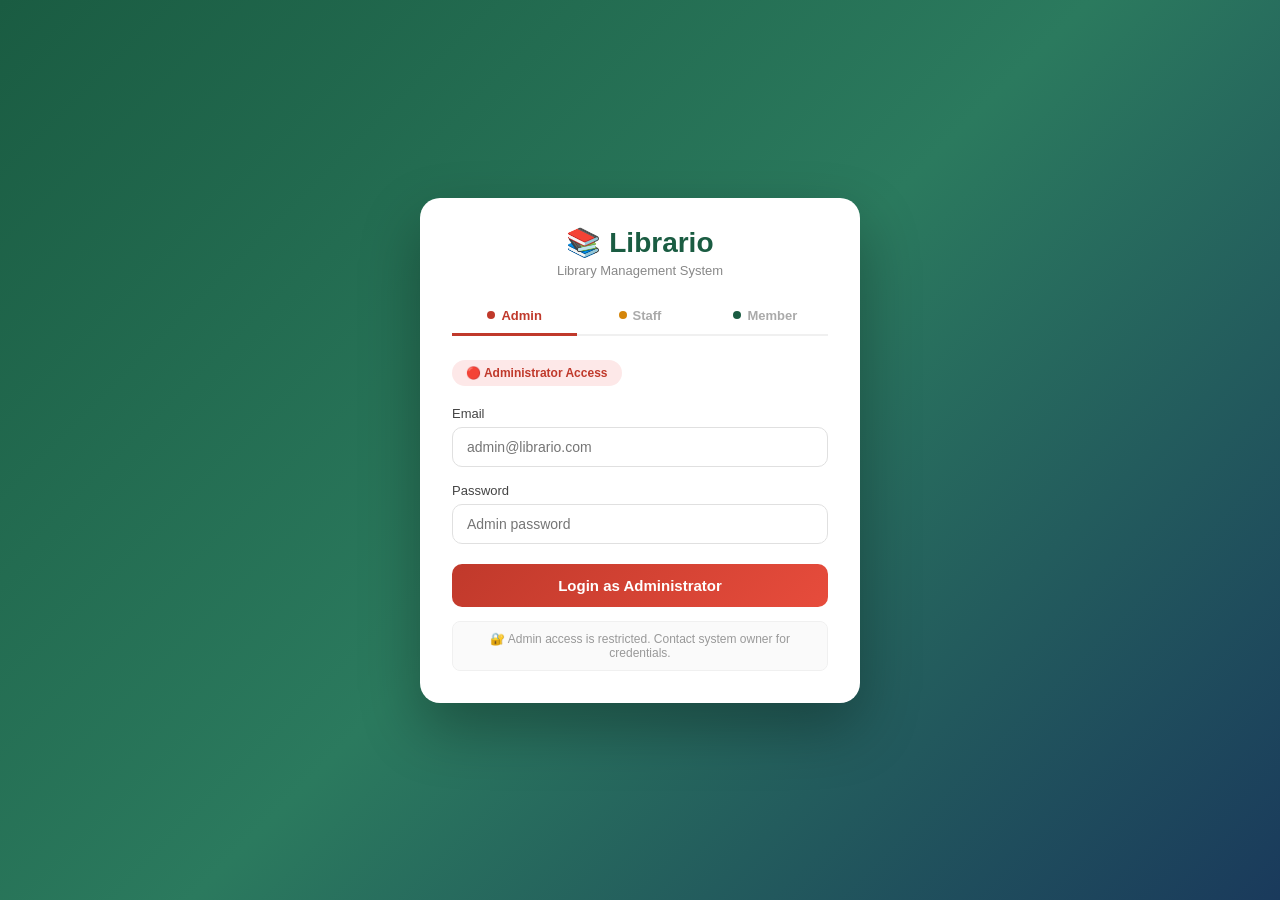
<file: FrontEnd/fines.html>
<!-- fines.html -->
<!DOCTYPE html>
<html lang="en">
<head><meta charset="UTF-8"><title>Librario — Fines</title><link rel="stylesheet" href="style.css"></head>
<body>
<header><div class="header-inner"><h1>📚 Librario</h1><nav>
  <a href="index.html">Dashboard</a><a href="catalog.html">Catalog</a>
  <a href="loans.html">My Loans</a><a href="fines.html" class="active">Fines</a>
  <a href="rooms.html">Rooms</a><a href="events.html">Events</a><a href="stats.html">Stats</a>
      <a href="account.html">My Account</a>
  <a href="notifications.html" id="notif-bell-link" style="display:inline-flex;align-items:center;gap:5px;color:white;text-decoration:none;font-weight:600;padding:6px 12px;background:rgba(255,255,255,0.15);border-radius:8px;font-size:14px;position:relative" title="Notifications">
        🔔 <span id="notif-count-badge" style="display:none;background:#e74c3c;color:white;border-radius:50%;min-width:18px;height:18px;font-size:11px;font-weight:700;display:inline-flex;align-items:center;justify-content:center;padding:0 4px">0</span>
      </a>
      <button onclick="logout()" class="logout-btn">Logout</button>
</nav></div></header>
<main class="container">
  <h2>My Fines</h2>
  <div id="fines-list"></div>
</main>
<script src="auth.js"></script>
<script>
var API = 'http://localhost:5273/api';
async function loadFines() {
  var fines = await fetch(API + '/fines/user/' + getCurrentUserId()).then(r => r.json()).catch(() => []);
  var el = document.getElementById('fines-list');
  if (!fines.length) { el.innerHTML = '<div class="card"><p class="empty">No fines — great job returning books on time!</p></div>'; return; }
  var total = fines.filter(f => f.status === 'Unpaid' || f.status === 'Pending').reduce((s,f) => s + (f.amountDue - f.amountPaid), 0);
  el.innerHTML = '<div class="card" style="margin-bottom:12px"><strong>Total outstanding: <span style="color:#e67e22">€' + total.toFixed(2) + '</span></strong></div>' +
    fines.map(f => '<div class="card" style="margin-bottom:10px"><div style="display:flex;justify-content:space-between;align-items:center"><div><strong>' + f.book + '</strong><br><small>Due: ' + new Date(f.dueDate).toLocaleDateString() + (f.returnDate ? ' | Returned: ' + new Date(f.returnDate).toLocaleDateString() : '') + '</small></div><div style="text-align:right"><div>€' + f.amountDue.toFixed(2) + (f.amountPaid > 0 ? ' (paid: €' + f.amountPaid.toFixed(2) + ')' : '') + '</div><span class="badge badge-' + f.status.toLowerCase() + '">' + f.status + '</span>' + (f.status === 'Unpaid' ? '<br><button onclick="requestPayment(' + f.id + ')" class="btn btn-orange" style="margin-top:6px;font-size:12px">Request Payment</button>' : '') + (f.waiverReason ? '<br><small style="color:#666">Waived: ' + f.waiverReason + '</small>' : '') + '</div></div></div>').join('');
}
async function requestPayment(id) {
  var res = await fetch(API + '/fines/' + id + '/request-payment', {method:'POST'});
  var d = await res.json();
  showToast(d.message || (res.ok ? 'Payment requested!' : 'Error'), res.ok ? 'success' : 'error');
  loadFines();
}
loadFines();
</script>
<script>
(function(){
  var API = 'http://localhost:5273/api';
  function updateBell() {
    var uid = sessionStorage.getItem('userId');
    if (!uid) return;
    fetch(API + '/notifications/' + uid)
      .then(function(r){return r.json();})
      .then(function(data){
        var unread = data.filter(function(n){return !n.isRead;}).length;
        var badge = document.getElementById('notif-count-badge');
        if (!badge) return;
        if (unread > 0) {
          badge.textContent = unread > 99 ? '99+' : unread;
          badge.style.display = 'inline-flex';
        } else {
          badge.style.display = 'none';
        }
      }).catch(function(){});
  }
  document.addEventListener('DOMContentLoaded', function(){
    updateBell();
    setInterval(updateBell, 30000);
  });
})();
</script>
<script src="notifications-widget.js"></script>
</body></html>
</file>
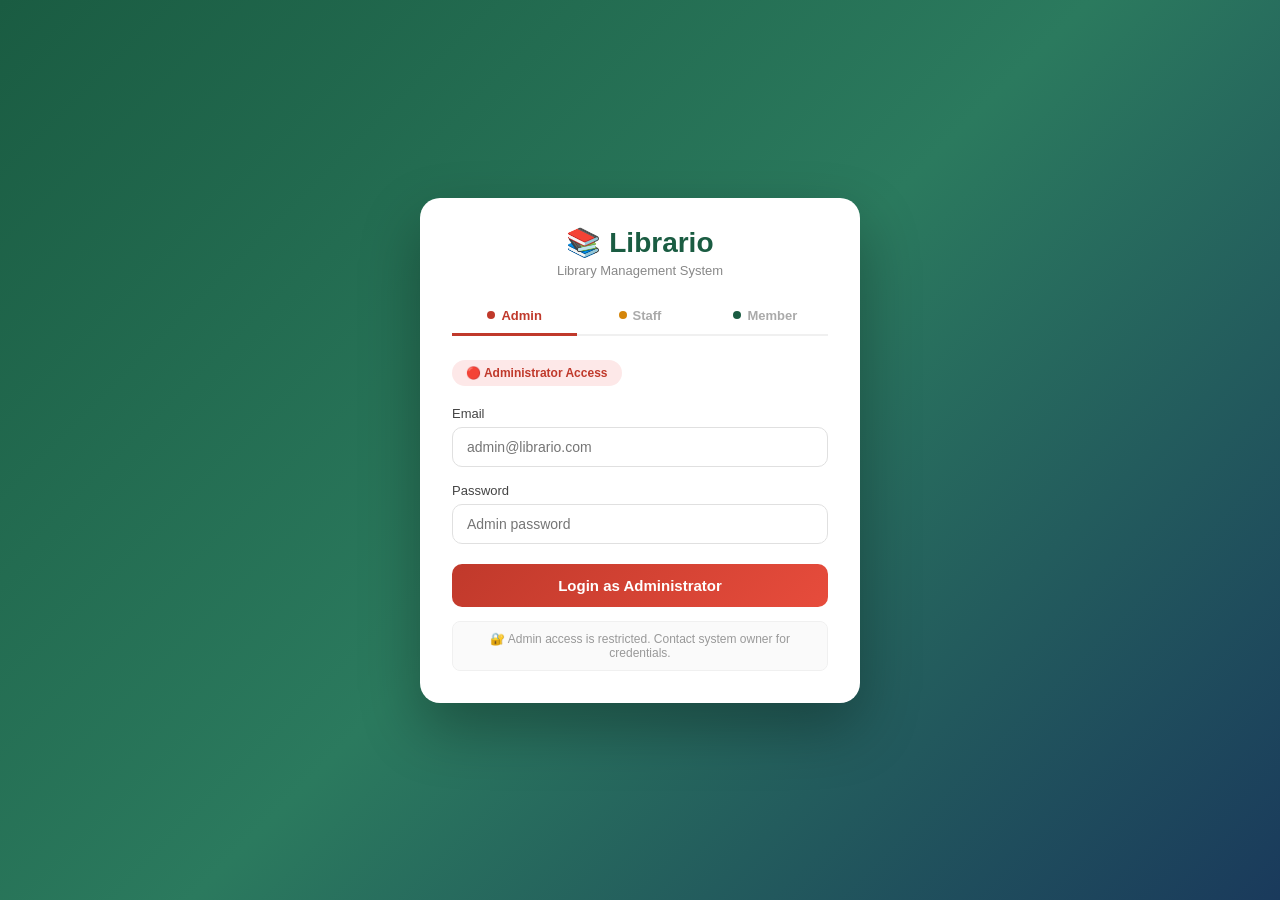
<file: FrontEnd/loans.html>
<!DOCTYPE html>
<html lang="en">
<head>
  <meta charset="UTF-8">
  <meta name="viewport" content="width=device-width, initial-scale=1.0">
  <title>Librario — My Loans</title>
  <link rel="stylesheet" href="style.css">
</head>
<body>
<header>
  <div class="header-inner">
    <h1>📚 Librario</h1>
    <nav>
      <a href="index.html">Dashboard</a>
      <a href="catalog.html">Catalog</a>
      <a href="loans.html" class="active">My Loans</a>
      <a href="wishlist.html">Wishlist</a>
      <a href="reservations.html">Reservations</a>
      <a href="fines.html">Fines</a>
      <a href="rooms.html">Rooms</a>
      <a href="events.html">Events</a>
      <a href="stats.html">Stats</a>
      <a href="account.html">My Account</a>
      <a href="notifications.html" id="notif-bell-link" style="display:inline-flex;align-items:center;gap:5px;color:white;text-decoration:none;font-weight:600;padding:6px 12px;background:rgba(255,255,255,0.15);border-radius:8px;font-size:14px;position:relative" title="Notifications">
        🔔 <span id="notif-count-badge" style="display:none;background:#e74c3c;color:white;border-radius:50%;min-width:18px;height:18px;font-size:11px;font-weight:700;display:inline-flex;align-items:center;justify-content:center;padding:0 4px">0</span>
      </a>
      <button onclick="logout()" class="logout-btn">Logout</button>
    </nav>
  </div>
</header>

<main class="container">
  <div id="pending-requests-section" style="margin-bottom:24px">
    <h3 style="color:#1a5c42;margin-bottom:12px">📋 Pending Requests</h3>
    <div id="pending-requests-list"></div>
  </div>

  <h2>My Loans</h2>

  <div class="filters">
    <select id="status-filter" onchange="renderLoans()">
      <option value="all">All loans</option>
      <option value="Active">Active</option>
      <option value="Overdue">Overdue</option>
      <option value="Returned">Returned</option>
    </select>
  </div>

  <div class="card">
    <table>
      <thead>
        <tr>
          <th>Book</th>
          <th>Author</th>
          <th>Borrowed</th>
          <th>Due Date</th>
          <th>Returned</th>
          <th>Status</th>
          <th>Renew</th>
          <th>Review</th>
        </tr>
      </thead>
      <tbody id="loans-body"></tbody>
    </table>
  </div>
</main>

<!-- ═══════════════════════════════════════════════════════════════════════
     REVIEW MODAL
     ═══════════════════════════════════════════════════════════════════════ -->
<div id="review-modal" style="display:none;position:fixed;top:0;left:0;width:100%;height:100%;background:rgba(10,30,20,0.55);backdrop-filter:blur(4px);z-index:9999;align-items:center;justify-content:center;animation:fadeIn 0.2s ease-out">
  <div id="review-modal-card" style="background:white;border-radius:20px;padding:36px;max-width:480px;width:90%;box-shadow:0 25px 70px rgba(0,0,0,0.35);position:relative;animation:slideUp 0.3s ease-out">

    <!-- Close button -->
    <button onclick="closeReviewModal()" aria-label="Close"
      style="position:absolute;top:14px;right:14px;background:#f0f2f5;border:none;width:34px;height:34px;border-radius:50%;cursor:pointer;font-size:18px;color:#666;display:flex;align-items:center;justify-content:center;transition:background 0.2s"
      onmouseover="this.style.background='#e0e3e8'" onmouseout="this.style.background='#f0f2f5'">✕</button>

    <!-- Header -->
    <div style="text-align:center;margin-bottom:24px">
      <div style="font-size:38px;margin-bottom:6px">⭐</div>
      <h2 style="color:#1a5c42;margin:0 0 4px;font-size:22px">Rate this book</h2>
      <p id="review-book-title" style="color:#666;font-size:14px;margin:0;font-style:italic"></p>
    </div>

    <!-- Star rating -->
    <div style="margin-bottom:20px">
      <label style="display:block;margin-bottom:10px;color:#333;font-weight:600;font-size:14px">Your rating</label>
      <div id="star-rating" style="display:flex;gap:8px;justify-content:center;padding:14px;background:#f8faf9;border-radius:12px;border:1px solid #e8eee9">
        <span class="star" data-value="1" style="font-size:38px;cursor:pointer;color:#ddd;transition:transform 0.15s,color 0.15s;user-select:none">★</span>
        <span class="star" data-value="2" style="font-size:38px;cursor:pointer;color:#ddd;transition:transform 0.15s,color 0.15s;user-select:none">★</span>
        <span class="star" data-value="3" style="font-size:38px;cursor:pointer;color:#ddd;transition:transform 0.15s,color 0.15s;user-select:none">★</span>
        <span class="star" data-value="4" style="font-size:38px;cursor:pointer;color:#ddd;transition:transform 0.15s,color 0.15s;user-select:none">★</span>
        <span class="star" data-value="5" style="font-size:38px;cursor:pointer;color:#ddd;transition:transform 0.15s,color 0.15s;user-select:none">★</span>
      </div>
      <p id="rating-label" style="text-align:center;margin:8px 0 0;font-size:13px;color:#888;min-height:18px"></p>
    </div>

    <!-- Review text -->
    <div style="margin-bottom:22px">
      <label for="review-text" style="display:block;margin-bottom:8px;color:#333;font-weight:600;font-size:14px">
        Your review <span style="color:#999;font-weight:400">(optional)</span>
      </label>
      <textarea id="review-text" rows="4" maxlength="500" placeholder="Share your thoughts about this book…"
        style="width:100%;padding:12px;border:1.5px solid #e0e3e8;border-radius:10px;font-size:14px;font-family:inherit;resize:vertical;outline:none;transition:border-color 0.2s;box-sizing:border-box"
        onfocus="this.style.borderColor='#1a5c42';this.style.boxShadow='0 0 0 3px rgba(26,92,66,0.1)'"
        onblur="this.style.borderColor='#e0e3e8';this.style.boxShadow=''"></textarea>
      <div style="text-align:right;font-size:12px;color:#999;margin-top:4px">
        <span id="review-char-count">0</span> / 500
      </div>
    </div>

    <!-- Action buttons -->
    <div style="display:flex;gap:10px">
      <button onclick="closeReviewModal()"
        style="flex:1;padding:12px;background:#f0f2f5;color:#555;border:none;border-radius:10px;font-size:14px;font-weight:600;cursor:pointer;transition:background 0.2s"
        onmouseover="this.style.background='#e0e3e8'" onmouseout="this.style.background='#f0f2f5'">Cancel</button>
      <button id="review-submit-btn" onclick="submitReview()"
        style="flex:2;padding:12px;background:linear-gradient(135deg,#1a5c42,#2b7a5e);color:white;border:none;border-radius:10px;font-size:14px;font-weight:600;cursor:pointer;transition:transform 0.15s,box-shadow 0.15s"
        onmouseover="this.style.transform='translateY(-2px)';this.style.boxShadow='0 10px 20px rgba(26,92,66,0.3)'"
        onmouseout="this.style.transform='';this.style.boxShadow=''">Submit Review</button>
    </div>
  </div>
</div>

<style>
  @keyframes fadeIn { from { opacity: 0 } to { opacity: 1 } }
  @keyframes slideUp { from { opacity: 0; transform: translateY(20px) } to { opacity: 1; transform: translateY(0) } }
  #star-rating .star:hover { transform: scale(1.15) }
</style>

<script src="auth.js"></script>
<script src="dialog.js"></script>
<script>
  var API   = 'http://localhost:5273/api';
  var loans = [];

  async function loadLoans() {
    loans = await fetch(API + '/loans/user/' + getCurrentUserId()).then(r => r.json()).catch(() => []);
    renderLoans();
  }

  function renderLoans() {
    var filter = document.getElementById('status-filter').value;
    var body   = document.getElementById('loans-body');
    var list   = filter === 'all' ? loans : loans.filter(l => l.status === filter);

    if (!list.length) {
      body.innerHTML = '<tr><td colspan="8" style="text-align:center;padding:24px;color:#888">No loans found.</td></tr>';
      return;
    }

    // Collect bookIds that already have a review on ANY loan of this user.
    // Used so that a second loan of the same book shows "✓ Done" instead of a Review button,
    // because the backend allows only one review per (user, book).
    var reviewedBookIds = {};
    for (var i = 0; i < loans.length; i++) {
      if (loans[i].hasReview && loans[i].book && loans[i].book.id != null) {
        reviewedBookIds[loans[i].book.id] = true;
      }
    }

    body.innerHTML = list.map(function(l) {
      var due      = new Date(l.dueDate);
      var today    = new Date();
      var diff     = Math.ceil((due - today) / 86400000);
      var badgeCls = l.status === 'Active' ? 'badge-active' : l.status === 'Overdue' ? 'badge-overdue' : 'badge-returned';
      var dueTxt   = l.status === 'Returned' ? '—' : (diff < 0 ? '<span style="color:#e74c3c">Overdue ' + Math.abs(diff) + 'd</span>' : 'In ' + diff + 'd');

      var renewalsLeft = 2 - (l.renewalCount || 0);
      var renewCell;
      if (l.status === 'Returned') {
        renewCell = '—';
      } else if (renewalsLeft <= 0) {
        renewCell = '<span style="color:#aaa;font-size:12px">Max reached</span>';
      } else {
        renewCell = '<button onclick="renewLoan(' + l.id + ',this)" '
          + 'style="background:#1a5c42;color:white;border:none;padding:5px 10px;border-radius:6px;font-size:12px;cursor:pointer">'
          + '+14d (' + renewalsLeft + ' left)</button>';
      }

      // Show "✓ Done" if THIS loan has a review, OR if ANY other loan of the same book has one.
      var bookAlreadyReviewed = l.book && reviewedBookIds[l.book.id];
      var reviewBtn = (l.status === 'Returned' && !bookAlreadyReviewed)
        ? '<button onclick="openReviewModal(' + l.id + ',' + l.book.id + ',\'' + (l.book.title || '').replace(/'/g, "\\'") + '\')" '
          + 'style="background:linear-gradient(135deg,#1a5c42,#2b7a5e);color:white;border:none;padding:6px 14px;border-radius:6px;font-size:12px;cursor:pointer;font-weight:600;transition:transform 0.15s,box-shadow 0.15s" '
          + 'onmouseover="this.style.transform=\'translateY(-1px)\';this.style.boxShadow=\'0 4px 10px rgba(26,92,66,0.3)\'" '
          + 'onmouseout="this.style.transform=\'\';this.style.boxShadow=\'\'">★ Review</button>'
        : (bookAlreadyReviewed ? '<span style="color:#1a5c42;font-size:12px;font-weight:600">✓ Done</span>' : '—');

      return '<tr>'
        + '<td><strong>' + l.book.title + '</strong></td>'
        + '<td>' + (l.book.author || '') + '</td>'
        + '<td>' + new Date(l.borrowDate).toLocaleDateString() + '</td>'
        + '<td>' + due.toLocaleDateString() + ' ' + dueTxt + '</td>'
        + '<td>' + (l.returnDate ? new Date(l.returnDate).toLocaleDateString() : '—') + '</td>'
        + '<td><span class="badge ' + badgeCls + '">' + l.status + '</span></td>'
        + '<td>' + renewCell + '</td>'
        + '<td>' + reviewBtn + '</td>'
        + '</tr>';
    }).join('');
  }

  async function renewLoan(loanId, btn) {
    btn.disabled = true;
    btn.textContent = 'Renewing…';
    var res = await fetch(API + '/loans/' + loanId + '/renew', { method: 'POST' });
    var data = await res.json().catch(function() { return {}; });
    if (res.ok) {
      showToast(data.message || 'Loan renewed!', 'success');
      await loadLoans();
    } else {
      showToast(data.message || 'Could not renew.', 'error');
      btn.disabled = false;
      btn.textContent = '+14d';
    }
  }

  // ═══════════════════════════════════════════════════════════════════════
  // REVIEW MODAL LOGIC
  // ═══════════════════════════════════════════════════════════════════════
  var reviewState = { loanId: null, bookId: null, rating: 0 };
  var ratingLabels = ['', 'Poor', 'Fair', 'Good', 'Very good', 'Excellent'];

  function openReviewModal(loanId, bookId, bookTitle) {
    reviewState.loanId = loanId;
    reviewState.bookId = bookId;
    reviewState.rating = 0;

    document.getElementById('review-book-title').textContent = bookTitle || '';
    document.getElementById('review-text').value = '';
    document.getElementById('review-char-count').textContent = '0';
    document.getElementById('rating-label').textContent = '';
    document.getElementById('review-submit-btn').disabled = false;
    document.getElementById('review-submit-btn').textContent = 'Submit Review';
    paintStars(0);

    var modal = document.getElementById('review-modal');
    modal.style.display = 'flex';
  }

  function closeReviewModal() {
    document.getElementById('review-modal').style.display = 'none';
  }

  function paintStars(value) {
    var stars = document.querySelectorAll('#star-rating .star');
    stars.forEach(function(s) {
      var v = parseInt(s.getAttribute('data-value'));
      s.style.color = v <= value ? '#f5b400' : '#ddd';
    });
    document.getElementById('rating-label').textContent = ratingLabels[value] || '';
  }

  // Star click + hover handlers
  document.addEventListener('DOMContentLoaded', function() {
    var stars = document.querySelectorAll('#star-rating .star');
    stars.forEach(function(s) {
      s.addEventListener('click', function() {
        reviewState.rating = parseInt(this.getAttribute('data-value'));
        paintStars(reviewState.rating);
      });
      s.addEventListener('mouseenter', function() {
        paintStars(parseInt(this.getAttribute('data-value')));
      });
    });
    var rating = document.getElementById('star-rating');
    if (rating) {
      rating.addEventListener('mouseleave', function() {
        paintStars(reviewState.rating);
      });
    }

    // Character counter
    var ta = document.getElementById('review-text');
    if (ta) {
      ta.addEventListener('input', function() {
        document.getElementById('review-char-count').textContent = this.value.length;
      });
    }

    // Close on backdrop click
    var modal = document.getElementById('review-modal');
    if (modal) {
      modal.addEventListener('click', function(e) {
        if (e.target === modal) closeReviewModal();
      });
    }

    // Close on Esc
    document.addEventListener('keydown', function(e) {
      if (e.key === 'Escape' && document.getElementById('review-modal').style.display === 'flex') {
        closeReviewModal();
      }
    });
  });

  async function submitReview() {
    if (!reviewState.rating || reviewState.rating < 1 || reviewState.rating > 5) {
      showToast('Please select a rating from 1 to 5 stars.', 'error');
      return;
    }

    var btn = document.getElementById('review-submit-btn');
    btn.disabled = true;
    btn.textContent = 'Submitting…';

    var payload = {
      loanId: reviewState.loanId,
      userId: getCurrentUserId(),
      bookId: reviewState.bookId,
      rating: reviewState.rating,
      reviewText: document.getElementById('review-text').value.trim() || null
    };

    try {
      var res = await fetch(API + '/reviews', {
        method: 'POST',
        headers: { 'Content-Type': 'application/json' },
        body: JSON.stringify(payload)
      });
      var data = await res.json().catch(function() { return {}; });

      if (res.ok) {
        showToast('Thanks! Your review has been submitted.', 'success');
        closeReviewModal();
        await loadLoans();
      } else {
        showToast(data.message || 'Could not submit review.', 'error');
        btn.disabled = false;
        btn.textContent = 'Submit Review';
      }
    } catch (err) {
      showToast('Network error. Please try again.', 'error');
      btn.disabled = false;
      btn.textContent = 'Submit Review';
    }
  }

  loadLoans();
</script>
<script>
(function(){
  var API = 'http://localhost:5273/api';
  function updateBell() {
    var uid = sessionStorage.getItem('userId');
    if (!uid) return;
    fetch(API + '/notifications/' + uid)
      .then(function(r){return r.json();})
      .then(function(data){
        var unread = data.filter(function(n){return !n.isRead;}).length;
        var badge = document.getElementById('notif-count-badge');
        if (!badge) return;
        if (unread > 0) {
          badge.textContent = unread > 99 ? '99+' : unread;
          badge.style.display = 'inline-flex';
        } else {
          badge.style.display = 'none';
        }
      }).catch(function(){});
  }
  document.addEventListener('DOMContentLoaded', function(){
    updateBell();
    setInterval(updateBell, 30000);
  });
})();
</script>
<script src="notifications-widget.js"></script>
<script>
async function loadPendingRequests() {
  var uid = getCurrentUserId();
  var requests = await fetch('http://localhost:5273/api/borrowrequest/user/' + uid)
    .then(function(r){ return r.json(); }).catch(function(){ return []; });

  var pending = requests.filter(function(r){ return r.status === 'Pending'; });
  var el = document.getElementById('pending-requests-list');
  if (!el) return;

  if (!pending.length) {
    el.innerHTML = '<p style="color:#999;font-size:13px">No pending requests.</p>';
    return;
  }

  el.innerHTML = pending.map(function(r) {
    var expires = new Date(r.expiresAt).toLocaleDateString('en-GB',
      {weekday:'short',day:'numeric',month:'short',hour:'2-digit',minute:'2-digit'});
    return '<div style="background:white;border-radius:10px;padding:14px 16px;margin-bottom:8px;border-left:4px solid #f39c12;box-shadow:0 1px 4px rgba(0,0,0,0.06)">' +
      '<div style="display:flex;justify-content:space-between;align-items:center">' +
        '<div>' +
          '<strong>' + r.book.title + '</strong><br>' +
          '<span style="font-size:12px;color:#666">' + r.days + ' days · Requested: ' + new Date(r.requestedAt).toLocaleDateString() + '</span><br>' +
          '<span style="font-size:12px;color:#d4850a;font-weight:600">⏰ Come to desk by: ' + expires + '</span><br>' +
          '<span style="font-size:12px;color:#888">💶 Remember to bring a cash deposit</span>' +
        '</div>' +
        '<button onclick="cancelRequest(' + r.id + ',this.parentElement.parentElement)" ' +
          'style="background:#fde8e8;color:#c0392b;border:none;padding:6px 12px;border-radius:6px;font-size:12px;cursor:pointer">Cancel</button>' +
      '</div>' +
    '</div>';
  }).join('');
}

async function cancelRequest(id, el) {
  if (!await customConfirm('Cancel this request?')) return;
  var uid = getCurrentUserId();
  var res = await fetch('http://localhost:5273/api/borrowrequest/' + id + '/cancel?userId=' + uid, {method:'POST'});
  if (res.ok) { showToast('Request cancelled.','success'); el.style.opacity='0'; setTimeout(function(){ el.remove(); },300); }
  else showToast('Error.','error');
}

document.addEventListener('DOMContentLoaded', loadPendingRequests);
</script>
</body>
</html>
</file>
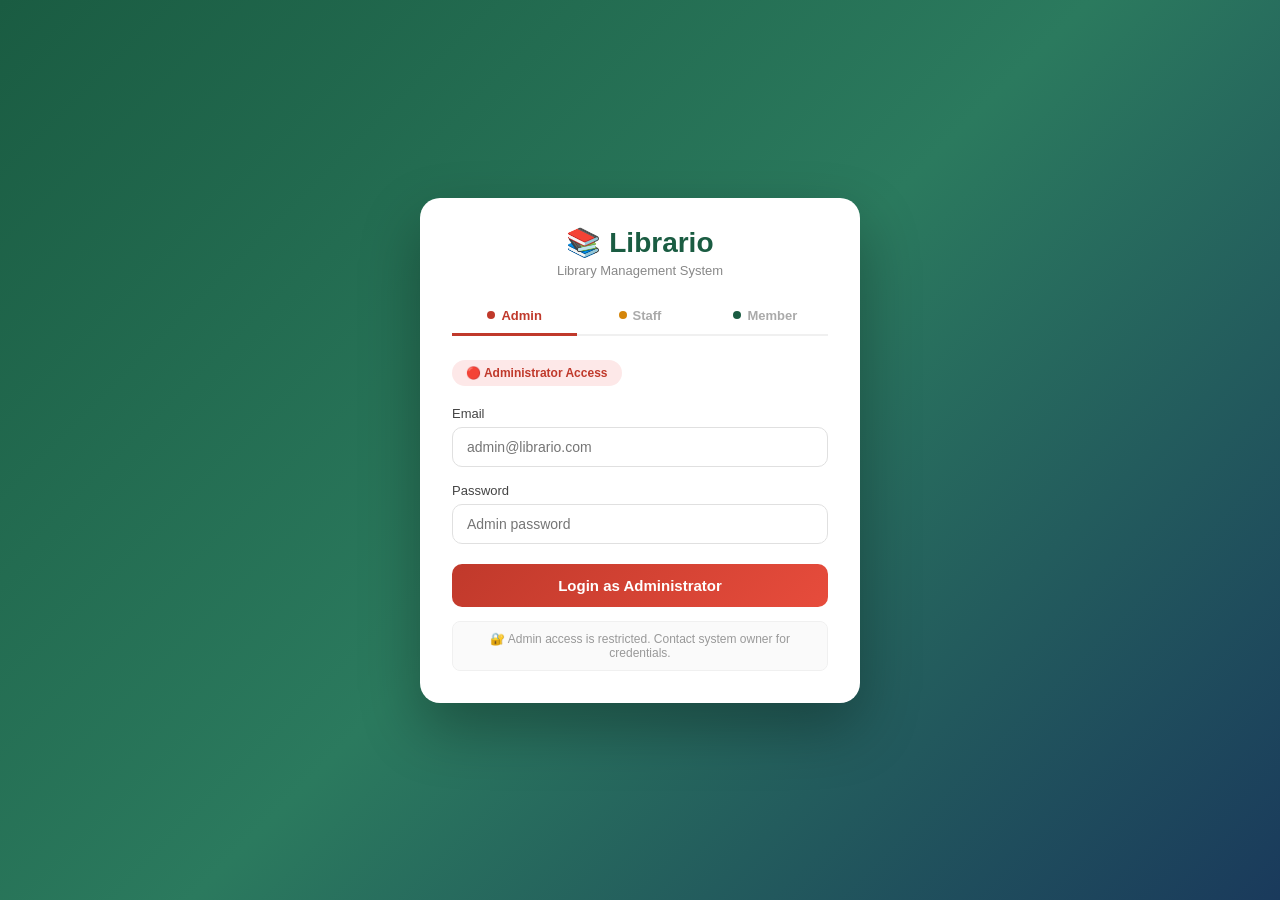
<file: FrontEnd/login.html>
<!DOCTYPE html>
<html lang="en">
<head>
  <meta charset="UTF-8">
  <meta name="viewport" content="width=device-width, initial-scale=1.0">
  <title>Librario — Login</title>
  <style>
    *, *::before, *::after { box-sizing: border-box; margin: 0; padding: 0; }

    body {
      font-family: 'Segoe UI', Tahoma, Geneva, Verdana, sans-serif;
      background: linear-gradient(135deg, #1a5c42 0%, #2b7a5e 50%, #1a3a5c 100%);
      min-height: 100vh;
      display: flex;
      align-items: center;
      justify-content: center;
      padding: 20px;
    }

    .card {
      background: white;
      border-radius: 20px;
      box-shadow: 0 25px 60px rgba(0,0,0,0.3);
      width: 100%;
      max-width: 440px;
      overflow: hidden;
      animation: slideUp 0.4s ease;
    }

    @keyframes slideUp {
      from { opacity: 0; transform: translateY(30px); }
      to   { opacity: 1; transform: translateY(0); }
    }

    .card-header {
      padding: 28px 32px 0;
      text-align: center;
    }

    .card-header h1 { font-size: 28px; color: #1a5c42; margin-bottom: 4px; }
    .card-header p  { font-size: 13px; color: #888; margin-bottom: 20px; }

    /* ── TABS ── */
    .tabs {
      display: flex;
      border-bottom: 2px solid #f0f0f0;
      margin: 0 32px;
    }

    .tab {
      flex: 1;
      padding: 10px 8px;
      text-align: center;
      font-size: 13px;
      font-weight: 600;
      cursor: pointer;
      border-bottom: 3px solid transparent;
      margin-bottom: -2px;
      transition: all 0.2s;
      color: #aaa;
      display: flex;
      align-items: center;
      justify-content: center;
      gap: 6px;
    }

    .tab:hover { color: #555; }

    .tab.active.admin  { color: #c0392b; border-bottom-color: #c0392b; }
    .tab.active.staff  { color: #d4850a; border-bottom-color: #d4850a; }
    .tab.active.member { color: #1a5c42; border-bottom-color: #1a5c42; }

    .tab-dot {
      width: 8px; height: 8px; border-radius: 50%; flex-shrink: 0;
    }
    .admin  .tab-dot { background: #c0392b; }
    .staff  .tab-dot { background: #d4850a; }
    .member .tab-dot { background: #1a5c42; }

    /* ── PANELS ── */
    .panel { display: none; padding: 24px 32px 32px; }
    .panel.active { display: block; }

    .role-badge {
      display: inline-flex;
      align-items: center;
      gap: 6px;
      padding: 6px 14px;
      border-radius: 20px;
      font-size: 12px;
      font-weight: 600;
      margin-bottom: 20px;
    }
    .badge-admin  { background: #fde8e8; color: #c0392b; }
    .badge-staff  { background: #fef3e2; color: #d4850a; }
    .badge-member { background: #e8f5ee; color: #1a5c42; }

    .form-group { margin-bottom: 16px; }
    .form-group label {
      display: block; margin-bottom: 6px;
      font-size: 13px; font-weight: 500; color: #444;
    }
    .form-group input {
      width: 100%; padding: 11px 14px;
      border: 1.5px solid #e0e0e0; border-radius: 10px;
      font-size: 14px; transition: border-color 0.2s;
      font-family: inherit;
    }
    .form-group input:focus {
      outline: none; border-color: #1a5c42;
      box-shadow: 0 0 0 3px rgba(26,92,66,0.08);
    }
    .panel.admin-panel  input:focus { border-color: #c0392b; box-shadow: 0 0 0 3px rgba(192,57,43,0.08); }
    .panel.staff-panel  input:focus { border-color: #d4850a; box-shadow: 0 0 0 3px rgba(212,133,10,0.08); }

    .btn {
      width: 100%; padding: 13px;
      border: none; border-radius: 10px;
      font-size: 15px; font-weight: 600;
      cursor: pointer; transition: transform 0.15s, box-shadow 0.15s;
      font-family: inherit; margin-top: 4px;
      color: white;
    }
    .btn:hover { transform: translateY(-2px); box-shadow: 0 8px 20px rgba(0,0,0,0.15); }
    .btn:active { transform: translateY(0); }
    .btn-admin  { background: linear-gradient(135deg, #c0392b, #e74c3c); }
    .btn-staff  { background: linear-gradient(135deg, #d4850a, #f39c12); }
    .btn-member { background: linear-gradient(135deg, #1a5c42, #2b7a5e); }

    .error-msg {
      background: #fde8e8; color: #c0392b;
      padding: 10px 14px; border-radius: 8px;
      margin-bottom: 14px; font-size: 13px;
      display: none; border-left: 3px solid #c0392b;
    }
    .error-msg.show { display: block; animation: shake 0.3s; }
    @keyframes shake {
      0%,100%{transform:translateX(0)} 25%{transform:translateX(-6px)} 75%{transform:translateX(6px)}
    }

    .divider {
      display: flex; align-items: center; gap: 10px;
      margin: 16px 0; color: #bbb; font-size: 12px;
    }
    .divider::before, .divider::after {
      content: ''; flex: 1; height: 1px; background: #eee;
    }

    .register-link {
      text-align: center; font-size: 13px; color: #888; margin-top: 14px;
    }
    .register-link a { color: #1a5c42; font-weight: 600; text-decoration: none; }
    .register-link a:hover { text-decoration: underline; }

    .admin-note, .staff-note {
      font-size: 12px; color: #999;
      background: #fafafa; border-radius: 8px;
      padding: 10px 12px; margin-top: 14px;
      border: 1px solid #f0f0f0; text-align: center;
    }
  </style>
</head>
<body>
  <div class="card">
    <div class="card-header">
      <h1>📚 Librario</h1>
      <p>Library Management System</p>
    </div>

    <!-- TABS -->
    <div class="tabs">
      <div class="tab admin active" onclick="switchTab('admin')">
        <span class="tab-dot"></span> Admin
      </div>
      <div class="tab staff" onclick="switchTab('staff')">
        <span class="tab-dot"></span> Staff
      </div>
      <div class="tab member" onclick="switchTab('member')">
        <span class="tab-dot"></span> Member
      </div>
    </div>

    <!-- ADMIN PANEL -->
    <div class="panel admin-panel active" id="panel-admin">
      <div class="role-badge badge-admin">🔴 Administrator Access</div>
      <div class="error-msg" id="err-admin"></div>
      <form id="form-admin">
        <div class="form-group">
          <label>Email</label>
          <input type="email" id="admin-email" placeholder="admin@librario.com" required autocomplete="off">
        </div>
        <div class="form-group">
          <label>Password</label>
          <input type="password" id="admin-password" placeholder="Admin password" required>
        </div>
        <button type="submit" class="btn btn-admin">Login as Administrator</button>
      </form>
      <div class="admin-note">🔐 Admin access is restricted. Contact system owner for credentials.</div>
    </div>

    <!-- STAFF PANEL -->
    <div class="panel staff-panel" id="panel-staff">
      <div class="role-badge badge-staff">🟡 Library Staff Access</div>
      <div class="error-msg" id="err-staff"></div>
      <form id="form-staff">
        <div class="form-group">
          <label>Email</label>
          <input type="email" id="staff-email" placeholder="staff@librario.com" required autocomplete="off">
        </div>
        <div class="form-group">
          <label>Password</label>
          <input type="password" id="staff-password" placeholder="Staff password" required>
        </div>
        <button type="submit" class="btn btn-staff">Login as Staff</button>
      </form>
      <div class="staff-note">🔑 Staff accounts are created by the Administrator.</div>
    </div>

    <!-- MEMBER PANEL -->
    <div class="panel member-panel" id="panel-member">
      <div class="role-badge badge-member">🟢 Member Access</div>
      <div class="error-msg" id="err-member"></div>
      <form id="form-member">
        <div class="form-group">
          <label>Email</label>
          <input type="email" id="member-email" placeholder="your@email.com" required autocomplete="off">
        </div>
        <div class="form-group">
          <label>Password</label>
          <input type="password" id="member-password" placeholder="Your password" required>
        </div>
        <button type="submit" class="btn btn-member">Login as Member</button>
      </form>
      <div class="divider">or</div>
      <div class="register-link">
        New member? <a href="register.html">Create an account →</a>
      </div>
    </div>
  </div>

  <script>
    var API = 'http://localhost:5273/api';

    function switchTab(role) {
      document.querySelectorAll('.tab').forEach(function(t) { t.classList.remove('active'); });
      document.querySelectorAll('.panel').forEach(function(p) { p.classList.remove('active'); });
      document.querySelector('.tab.' + role).classList.add('active');
      document.getElementById('panel-' + role).classList.add('active');
    }

    async function doLogin(email, password, errElId, expectedRole) {
      var errEl = document.getElementById(errElId);
      errEl.classList.remove('show');
      try {
        var res = await fetch(API + '/auth/login', {
          method: 'POST',
          headers: {'Content-Type': 'application/json'},
          body: JSON.stringify({ email: email, password: password })
        });
        if (!res.ok) {
          var d = await res.json();
          errEl.textContent = d.message || 'Invalid credentials!';
          errEl.classList.add('show'); return;
        }
        var user = await res.json();

        // Check if role matches the tab
        if (expectedRole && user.role !== expectedRole) {
          errEl.textContent = 'This account does not have ' + expectedRole + ' access.';
          errEl.classList.add('show'); return;
        }

        sessionStorage.setItem('userId',   String(user.userId));
        sessionStorage.setItem('userName', user.name);
        sessionStorage.setItem('userRole', user.role);

        if (user.role === 'Admin' || user.role === 'Staff') {
          window.location.href = 'staff-dashboard.html';
        } else {
          window.location.href = 'index.html';
        }
      } catch(err) {
        errEl.textContent = 'Server error. Make sure the API is running!';
        errEl.classList.add('show');
      }
    }

    document.getElementById('form-admin').addEventListener('submit', function(e) {
      e.preventDefault();
      doLogin(
        document.getElementById('admin-email').value.trim(),
        document.getElementById('admin-password').value.trim(),
        'err-admin', 'Admin'
      );
    });

    document.getElementById('form-staff').addEventListener('submit', function(e) {
      e.preventDefault();
      doLogin(
        document.getElementById('staff-email').value.trim(),
        document.getElementById('staff-password').value.trim(),
        'err-staff', 'Staff'
      );
    });

    document.getElementById('form-member').addEventListener('submit', function(e) {
      e.preventDefault();
      doLogin(
        document.getElementById('member-email').value.trim(),
        document.getElementById('member-password').value.trim(),
        'err-member', 'Member'
      );
    });

    // If already logged in, redirect
    var uid = sessionStorage.getItem('userId');
    var role = sessionStorage.getItem('userRole');
    if (uid) {
      if (role === 'Admin' || role === 'Staff') window.location.href = 'staff-dashboard.html';
      else window.location.href = 'index.html';
    }
  </script>
</body>
</html>
</file>
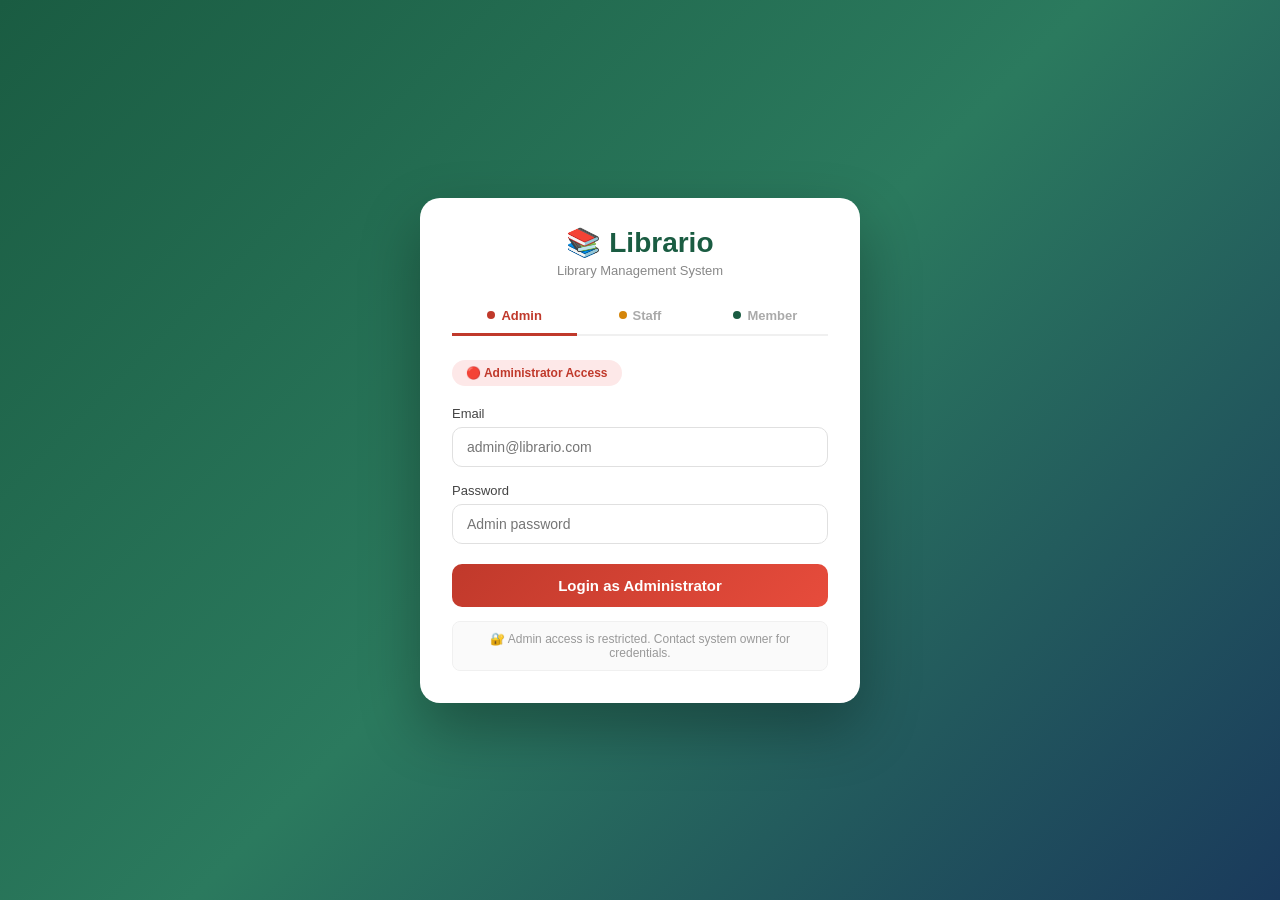
<file: FrontEnd/notifications.html>
<!DOCTYPE html>
<html lang="en">
<head>
  <meta charset="UTF-8">
  <meta name="viewport" content="width=device-width, initial-scale=1.0">
  <title>Librario — Notifications</title>
  <link rel="stylesheet" href="style.css">
</head>
<body>
<header>
  <div class="header-inner">
    <h1>📚 Librario</h1>
    <nav>
      <a href="index.html">Dashboard</a>
      <a href="catalog.html">Catalog</a>
      <a href="loans.html">My Loans</a>
      <a href="fines.html">Fines</a>
      <a href="rooms.html">Rooms</a>
      <a href="events.html">Events</a>
      <a href="stats.html">Stats</a>
      <a href="account.html">My Account</a>
      <a href="notifications.html" id="notif-bell-link" style="display:inline-flex;align-items:center;gap:5px;color:white;text-decoration:none;font-weight:600;padding:6px 12px;background:rgba(255,255,255,0.15);border-radius:8px;font-size:14px;position:relative" title="Notifications">
        🔔 <span id="notif-count-badge" style="display:none;background:#e74c3c;color:white;border-radius:50%;min-width:18px;height:18px;font-size:11px;font-weight:700;display:inline-flex;align-items:center;justify-content:center;padding:0 4px">0</span>
      </a>
      <button onclick="logout()" class="logout-btn">Logout</button>
    </nav>
  </div>
</header>

<main class="container">
  <h2>Notifications</h2>
  <div id="notif-list"></div>
</main>

<script src="auth.js"></script>
<script>
  var API = 'http://localhost:5273/api';

  async function loadNotifications() {
    var notifs = await fetch(API + '/notifications/' + getCurrentUserId()).then(r => r.json()).catch(() => []);
    var el = document.getElementById('notif-list');
    if (!notifs.length) {
      el.innerHTML = '<div class="card"><p class="empty">No notifications.</p></div>';
      return;
    }
    el.innerHTML = notifs.map(function(n) {
      return '<div class="card" style="margin-bottom:8px;display:flex;justify-content:space-between;align-items:center;' + (n.isRead ? 'opacity:0.6' : 'border-left:4px solid #1a5c42') + '">' +
        '<div><div style="font-size:14px">' + n.message + '</div><div style="font-size:11px;color:#aaa;margin-top:4px">' + new Date(n.createdAt).toLocaleString() + '</div></div>' +
        (!n.isRead ? '<button onclick="markRead(' + n.id + ', this.parentElement)" class="btn btn-sm">Mark read</button>' : '') +
      '</div>';
    }).join('');
  }

  async function markRead(id, el) {
    await fetch(API + '/notifications/' + id + '/read', { method: 'POST' });
    el.style.opacity = '0.6';
    el.style.borderLeft = 'none';
    el.querySelector('button').remove();
  }

  loadNotifications();
</script>
<script>
(function(){
  var API = 'http://localhost:5273/api';
  function updateBell() {
    var uid = sessionStorage.getItem('userId');
    if (!uid) return;
    fetch(API + '/notifications/' + uid)
      .then(function(r){return r.json();})
      .then(function(data){
        var unread = data.filter(function(n){return !n.isRead;}).length;
        var badge = document.getElementById('notif-count-badge');
        if (!badge) return;
        if (unread > 0) {
          badge.textContent = unread > 99 ? '99+' : unread;
          badge.style.display = 'inline-flex';
        } else {
          badge.style.display = 'none';
        }
      }).catch(function(){});
  }
  document.addEventListener('DOMContentLoaded', function(){
    updateBell();
    setInterval(updateBell, 30000);
  });
})();
</script>
<script src="notifications-widget.js"></script>
</body>
</html>
</file>
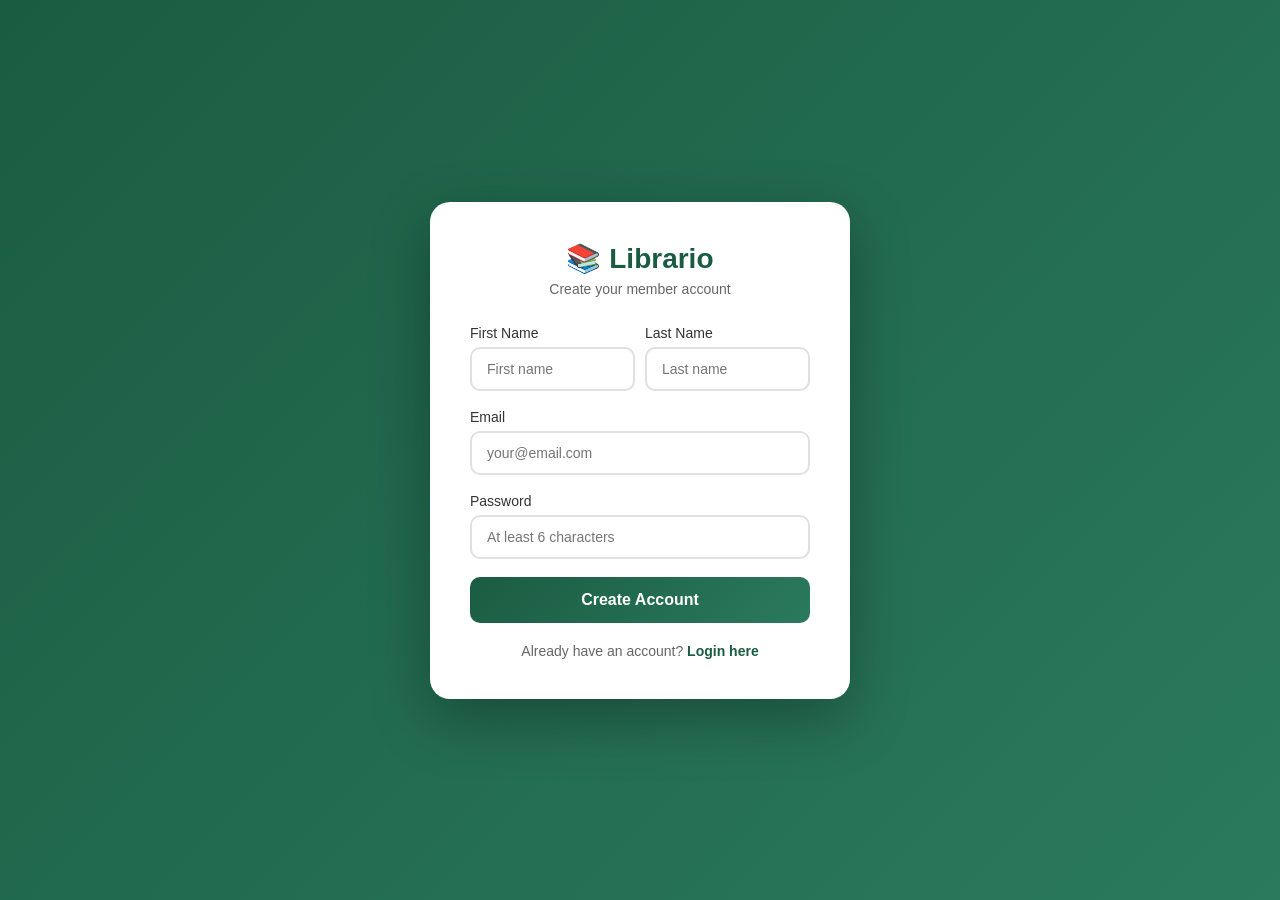
<file: FrontEnd/register.html>
<!DOCTYPE html>
<html lang="en">
<head>
  <meta charset="UTF-8">
  <meta name="viewport" content="width=device-width, initial-scale=1.0">
  <title>Librario — Register</title>
  <link rel="stylesheet" href="style.css">
</head>
<body class="auth-body">
  <div class="auth-card">
    <h1>📚 Librario</h1>
    <p class="subtitle">Create your member account</p>
    <div id="error-msg" class="error-msg"></div>
    <form id="register-form">
      <div style="display:flex;gap:10px">
        <div class="form-group" style="flex:1">
          <label for="reg-firstname">First Name</label>
          <input type="text" id="reg-firstname" placeholder="First name" required autocomplete="off">
        </div>
        <div class="form-group" style="flex:1">
          <label for="reg-lastname">Last Name</label>
          <input type="text" id="reg-lastname" placeholder="Last name" required autocomplete="off">
        </div>
      </div>
      <div class="form-group">
        <label for="reg-email">Email</label>
        <input type="email" id="reg-email" placeholder="your@email.com" required autocomplete="off">
      </div>
      <div class="form-group">
        <label for="reg-password">Password</label>
        <input type="password" id="reg-password" placeholder="At least 6 characters" required>
      </div>
      <button type="submit" class="btn-primary">Create Account</button>
    </form>
    <p class="auth-link">Already have an account? <a href="login.html">Login here</a></p>
  </div>
  <script src="auth.js"></script>
</body>
</html>
</file>
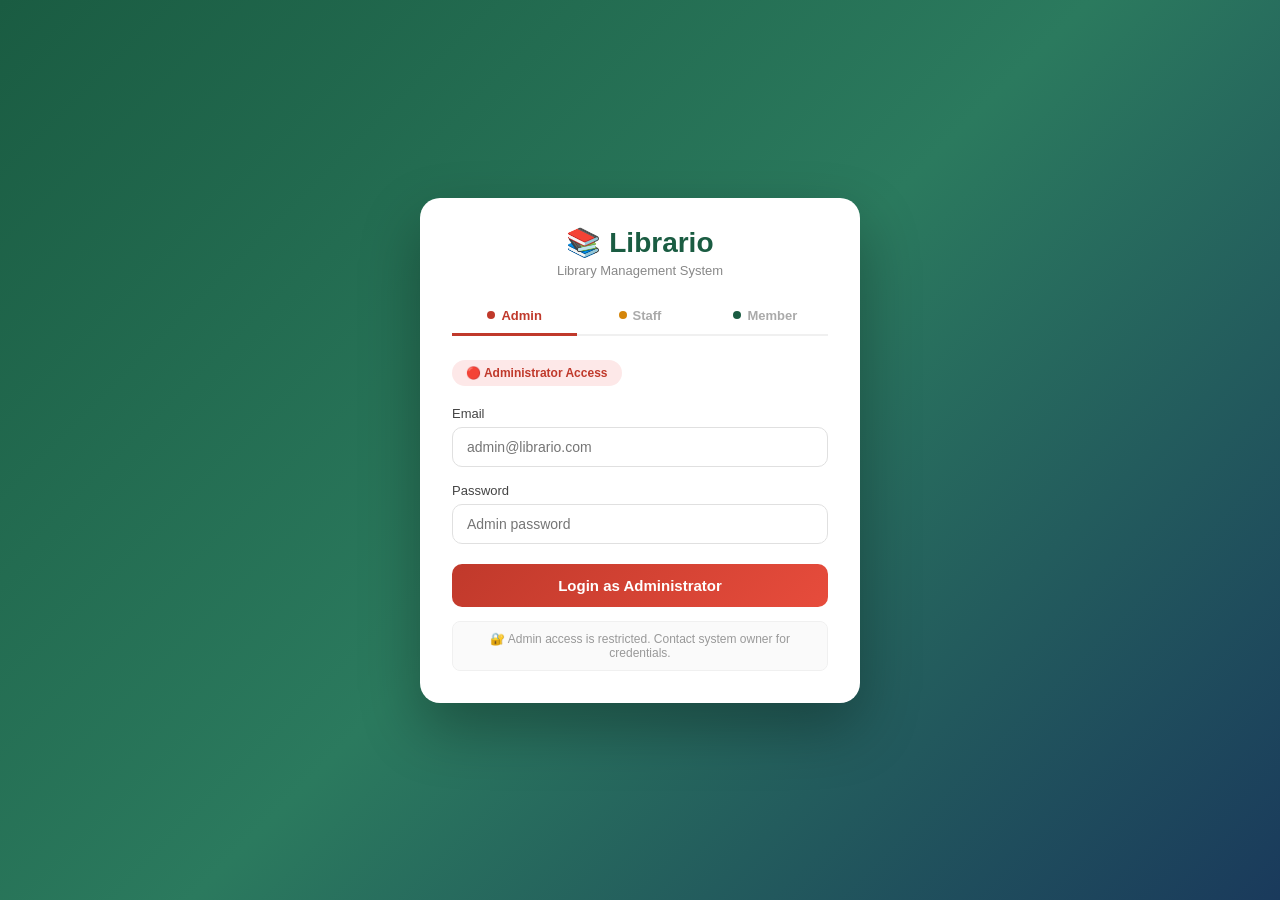
<file: FrontEnd/reservations.html>
<!DOCTYPE html>
<html lang="en">
<head>
  <meta charset="UTF-8">
  <meta name="viewport" content="width=device-width, initial-scale=1.0">
  <title>Librario — Reservations</title>
  <link rel="stylesheet" href="style.css">
</head>
<body>
<header>
  <div class="header-inner">
    <h1>📚 Librario</h1>
    <nav>
      <a href="index.html">Dashboard</a>
      <a href="catalog.html">Catalog</a>
      <a href="loans.html">My Loans</a>
      <a href="wishlist.html">Wishlist</a>
      <a href="reservations.html" class="active">Reservations</a>
      <a href="fines.html">Fines</a>
      <a href="rooms.html">Rooms</a>
      <a href="events.html">Events</a>
      <a href="stats.html">Stats</a>
      <a href="account.html">My Account</a>
      <a href="notifications.html" id="notif-bell-link" style="display:inline-flex;align-items:center;gap:5px;color:white;text-decoration:none;font-weight:600;padding:6px 12px;background:rgba(255,255,255,0.15);border-radius:8px;font-size:14px;position:relative" title="Notifications">
        🔔 <span id="notif-count-badge" style="display:none;background:#e74c3c;color:white;border-radius:50%;min-width:18px;height:18px;font-size:11px;font-weight:700;display:inline-flex;align-items:center;justify-content:center;padding:0 4px">0</span>
      </a>
      <button onclick="logout()" class="logout-btn">Logout</button>
    </nav>
  </div>
</header>

<main class="container">
  <h2>My Reservations</h2>
  <p style="color:#666;margin-bottom:16px;font-size:14px">You can have up to 3 active reservations. You will be notified when your reserved book becomes available.</p>

  <div id="reservations-list"></div>
</main>

<script src="auth.js"></script>
<script src="dialog.js"></script>
<script>
  var API = 'http://localhost:5273/api';

  async function loadReservations() {
    var res = await fetch(API + '/reservations/user/' + getCurrentUserId()).then(r => r.json()).catch(() => []);
    var el  = document.getElementById('reservations-list');

    if (!res.length) {
      el.innerHTML = '<div class="card"><p class="empty">No active reservations. <a href="catalog.html">Browse catalog →</a></p></div>';
      return;
    }

    el.innerHTML = res.map(function(r) {
      var expires = new Date(r.expiresAt);
      return '<div class="card" style="display:flex;justify-content:space-between;align-items:center;margin-bottom:10px">' +
        '<div>' +
          '<strong>' + r.book.title + '</strong><br>' +
          '<span style="color:#666;font-size:13px">' + (r.book.author || '') + '</span><br>' +
          '<span style="font-size:12px;color:#888">Queue position: <strong>#' + r.queuePosition + '</strong> · Expires: ' + expires.toLocaleDateString() + '</span>' +
        '</div>' +
        '<button onclick="cancelReservation(' + r.id + ')" class="btn btn-red" style="font-size:13px">Cancel</button>' +
      '</div>';
    }).join('');
  }

  async function cancelReservation(id) {
    if (!await customConfirm('Cancel this reservation?')) return;
    var res = await fetch(API + '/reservations/' + id, { method: 'DELETE' });
    if (res.ok) { showToast('Reservation cancelled.', 'success'); loadReservations(); }
    else showToast('Could not cancel.', 'error');
  }

  loadReservations();
</script>
<script>
(function(){
  var API = 'http://localhost:5273/api';
  function updateBell() {
    var uid = sessionStorage.getItem('userId');
    if (!uid) return;
    fetch(API + '/notifications/' + uid)
      .then(function(r){return r.json();})
      .then(function(data){
        var unread = data.filter(function(n){return !n.isRead;}).length;
        var badge = document.getElementById('notif-count-badge');
        if (!badge) return;
        if (unread > 0) {
          badge.textContent = unread > 99 ? '99+' : unread;
          badge.style.display = 'inline-flex';
        } else {
          badge.style.display = 'none';
        }
      }).catch(function(){});
  }
  document.addEventListener('DOMContentLoaded', function(){
    updateBell();
    setInterval(updateBell, 30000);
  });
})();
</script>
<script src="notifications-widget.js"></script>
</body>
</html>
</file>
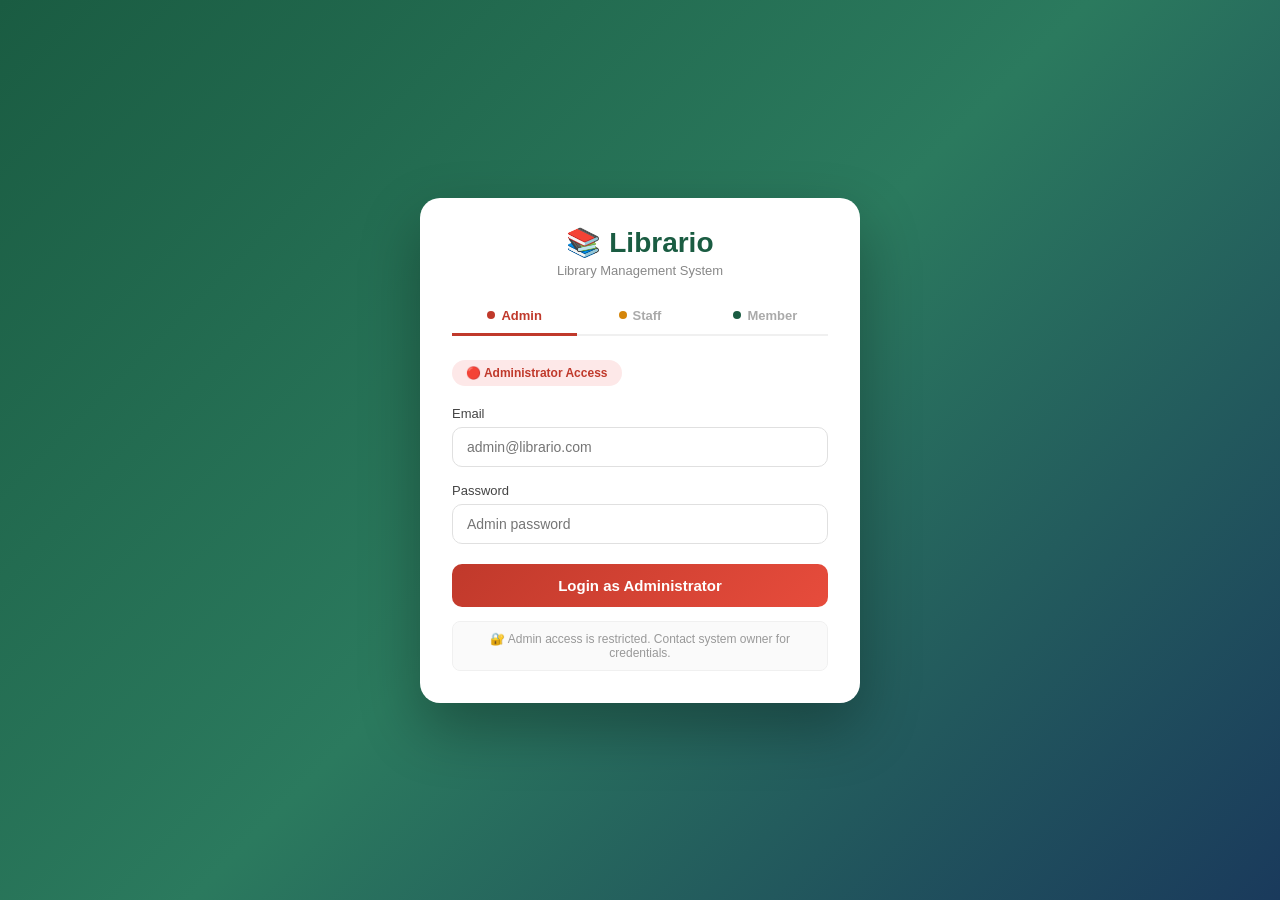
<file: FrontEnd/rooms.html>
<!DOCTYPE html>
<html lang="en">
<head>
  <meta charset="UTF-8">
  <meta name="viewport" content="width=device-width, initial-scale=1.0">
  <title>Librario — Study Rooms</title>
  <link rel="stylesheet" href="style.css">
  <style>
    .room-card { background:white; border-radius:12px; padding:18px; box-shadow:0 2px 8px rgba(0,0,0,0.07); margin-bottom:16px; }
    .room-header { display:flex; justify-content:space-between; align-items:flex-start; margin-bottom:10px; }
    .room-title  { font-size:16px; font-weight:600; color:#1a5c42; }
    .room-meta   { font-size:12px; color:#888; margin-top:2px; }
    .room-amenities { font-size:12px; color:#555; background:#f0fdf9; padding:5px 10px; border-radius:6px; display:inline-block; margin-bottom:12px; }

    .slots-grid { display:flex; flex-wrap:wrap; gap:6px; margin-top:8px; }
    .slot-pill  {
      padding:5px 12px; border-radius:20px; font-size:12px; font-weight:500;
      cursor:pointer; border:1.5px solid #ddd; background:white; transition:all 0.15s;
    }
    .slot-pill.free     { background:#d4edda; border-color:#1a5c42; color:#155724; }
    .slot-pill.free:hover { background:#1a5c42; color:white; }
    .slot-pill.taken    { background:#f0f0f0; border-color:#ccc; color:#aaa; cursor:not-allowed; text-decoration:line-through; }
    .slot-pill.selected { background:#1a5c42; color:white; border-color:#1a5c42; }

    .booking-confirm { background:#e8f5ee; border-radius:10px; padding:14px; margin-top:12px; display:none; }
  </style>
</head>
<body>
<header>
  <div class="header-inner">
    <h1>📚 Librario</h1>
    <nav>
      <a href="index.html">Dashboard</a>
      <a href="catalog.html">Catalog</a>
      <a href="loans.html">My Loans</a>
      <a href="wishlist.html">Wishlist</a>
      <a href="fines.html">Fines</a>
      <a href="rooms.html" class="active">Rooms</a>
      <a href="events.html">Events</a>
      <a href="stats.html">Stats</a>
      <a href="account.html">My Account</a>
      <button onclick="logout()" class="logout-btn">Logout</button>
    </nav>
  </div>
</header>

<main class="container">
  <h2>Study Room Booking</h2>

  <div style="display:flex;gap:12px;align-items:center;margin-bottom:20px;background:white;padding:14px 18px;border-radius:10px;box-shadow:0 1px 4px rgba(0,0,0,0.07)">
    <label style="font-size:14px;font-weight:500;color:#444">Select date:</label>
    <input type="date" id="booking-date" onchange="loadRooms()" style="padding:8px 12px;border:1.5px solid #ddd;border-radius:8px;font-size:14px">
    <span style="font-size:12px;color:#888">Max 2 hours · Max 2 active bookings · Cancel up to 30 min before</span>
  </div>

  <div id="rooms-container"></div>
</main>

<script src="auth.js"></script>
<script>
  var API = 'http://localhost:5273/api';
  var selectedSlot = null;
  var allRooms = [];
  var allBookings = {};

  // Set today as default
  var today = new Date();
  var todayStr = today.toISOString().split('T')[0];
  document.getElementById('booking-date').value = todayStr;
  document.getElementById('booking-date').min = todayStr;

  async function loadRooms() {
    var date = document.getElementById('booking-date').value;
    if (!date) return;

    var el = document.getElementById('rooms-container');
    el.innerHTML = '<p style="color:#888;font-size:14px">Loading rooms…</p>';

    allRooms = await fetch(API + '/rooms').then(r => r.json()).catch(() => []);
    if (!allRooms.length) {
      el.innerHTML = '<div class="card"><p class="empty">No study rooms available.</p></div>';
      return;
    }

    // Fetch bookings for each room
    allBookings = {};
    for (var room of allRooms) {
      var bookings = await fetch(API + '/rooms/' + room.id + '/bookings?date=' + date).then(r => r.json()).catch(() => []);
      allBookings[room.id] = bookings;
    }

    renderRooms(date);
  }

  function renderRooms(date) {
    var el = document.getElementById('rooms-container');
    el.innerHTML = allRooms.map(function(room) {
      var bookings = allBookings[room.id] || [];
      var slots    = generateHourlySlots();

      var slotsHtml = slots.map(function(slot) {
        var isTaken = bookings.some(function(b) {
          var bStart = timeToMinutes(b.startTime);
          var bEnd   = timeToMinutes(b.endTime);
          return bStart < slot.endMin && bEnd > slot.startMin && b.status !== 'Cancelled';
        });

        if (isTaken) {
          return '<div class="slot-pill taken">' + slot.label + '</div>';
        } else {
          return '<div class="slot-pill free" onclick="selectSlot('+room.id+',\''+slot.start+'\',\''+slot.end+'\',\''+room.name.replace(/'/g,'')+'\',this)">' + slot.label + '</div>';
        }
      }).join('');

      return '<div class="room-card" id="room-card-'+room.id+'">' +
        '<div class="room-header">' +
          '<div>' +
            '<div class="room-title">'+room.name+'</div>' +
            '<div class="room-meta">Floor: '+(room.floor||'N/A')+' · Capacity: '+room.capacity+' people</div>' +
            '<div class="room-meta" style="margin-top:2px">'+room.description+'</div>' +
          '</div>' +
          '<span class="badge badge-active">Active</span>' +
        '</div>' +
        '<div class="room-amenities">🔌 '+room.amenities+'</div>' +
        '<div style="font-size:13px;font-weight:500;margin-bottom:6px;color:#444">Available time slots for ' + formatDate(date) + ':</div>' +
        '<div class="slots-grid">' + slotsHtml + '</div>' +
        '<div class="booking-confirm" id="confirm-'+room.id+'">' +
          '<div style="font-size:14px;font-weight:500;margin-bottom:10px">Confirm booking:</div>' +
          '<div id="confirm-text-'+room.id+'" style="font-size:13px;color:#555;margin-bottom:10px"></div>' +
          '<div style="display:flex;gap:8px">' +
            '<button onclick="confirmBooking('+room.id+')" class="btn btn-green">✓ Book this slot</button>' +
            '<button onclick="cancelSelection('+room.id+')" class="btn btn-gray">Cancel</button>' +
          '</div>' +
          '<div id="book-result-'+room.id+'" style="font-size:13px;margin-top:8px"></div>' +
        '</div>' +
      '</div>';
    }).join('');
  }

  function generateHourlySlots() {
    var slots = [];
    for (var h = 8; h < 20; h++) {
      var startStr = pad(h) + ':00';
      var endStr   = pad(h + 1) + ':00';
      slots.push({
        label:    startStr + '–' + endStr,
        start:    startStr,
        end:      endStr,
        startMin: h * 60,
        endMin:   (h + 1) * 60
      });
    }
    return slots;
  }

  function timeToMinutes(timeStr) {
    if (!timeStr) return 0;
    var parts = timeStr.split(':');
    return parseInt(parts[0]) * 60 + parseInt(parts[1]);
  }

  function pad(n) { return n < 10 ? '0' + n : '' + n; }

  function formatDate(dateStr) {
    return new Date(dateStr + 'T12:00:00').toLocaleDateString('en-GB', {
      weekday: 'long', day: 'numeric', month: 'long'
    });
  }

  function selectSlot(roomId, start, end, roomName, el) {
    // Deselect any previously selected slot in this room
    var card = document.getElementById('room-card-' + roomId);
    card.querySelectorAll('.slot-pill.selected').forEach(function(s) { s.classList.remove('selected'); s.classList.add('free'); });

    el.classList.remove('free');
    el.classList.add('selected');
    selectedSlot = { roomId, start, end, roomName };

    var date     = document.getElementById('booking-date').value;
    var dateDisp = new Date(date+'T12:00:00').toLocaleDateString('en-GB',{weekday:'long',day:'numeric',month:'long'});
    document.getElementById('confirm-text-' + roomId).textContent = roomName + ' · ' + dateDisp + ' · ' + start + ' – ' + end;
    document.getElementById('confirm-' + roomId).style.display = 'block';
    document.getElementById('book-result-' + roomId).textContent = '';
  }

  function cancelSelection(roomId) {
    var card = document.getElementById('room-card-' + roomId);
    card.querySelectorAll('.slot-pill.selected').forEach(function(s) { s.classList.remove('selected'); s.classList.add('free'); });
    document.getElementById('confirm-' + roomId).style.display = 'none';
    selectedSlot = null;
  }

  async function confirmBooking(roomId) {
    if (!selectedSlot || selectedSlot.roomId !== roomId) return;
    var date    = document.getElementById('booking-date').value;
    var resEl   = document.getElementById('book-result-' + roomId);

    var res = await fetch(API + '/rooms/book', {
      method: 'POST', headers: {'Content-Type':'application/json'},
      body: JSON.stringify({
        roomId:      roomId,
        userId:      getCurrentUserId(),
        bookingDate: date + 'T00:00:00Z',
        startTime:   selectedSlot.start + ':00',
        endTime:     selectedSlot.end + ':00'
      })
    });
    var d = await res.json();
    if (res.ok) {
      resEl.style.color = '#155724';
      resEl.textContent = '✓ Room booked! ' + selectedSlot.start + '–' + selectedSlot.end + ' on ' + new Date(date+'T12:00:00').toLocaleDateString();
      showToast('Room booked successfully!', 'success');
      selectedSlot = null;
      // Reload to show updated availability
      setTimeout(function() { loadRooms(); }, 1500);
    } else {
      resEl.style.color = '#721c24';
      resEl.textContent = '✗ ' + (d.message || 'Could not book this slot.');
    }
  }

  loadRooms();
</script>
</body>
</html>
</file>
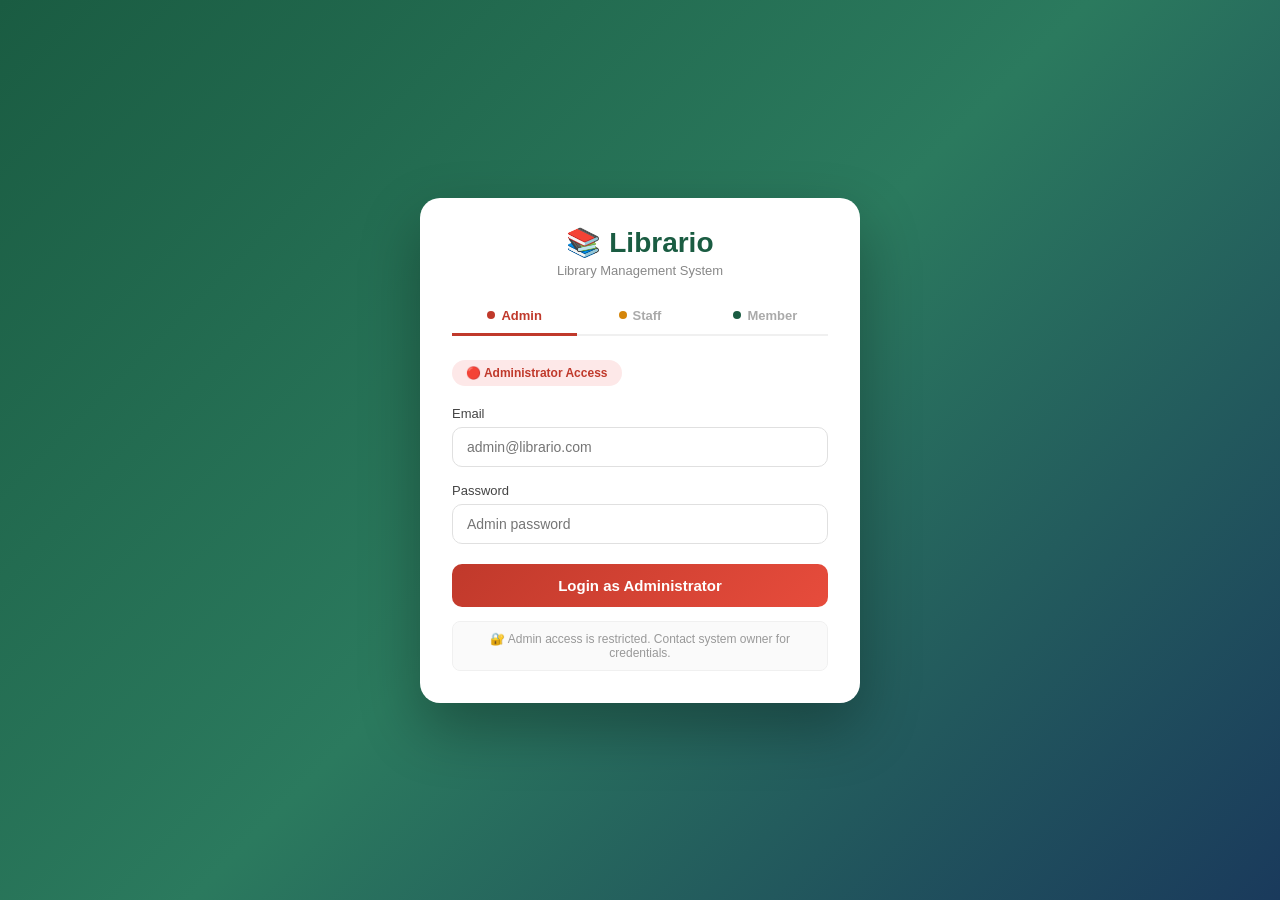
<file: FrontEnd/wishlist.html>
<!DOCTYPE html>
<html lang="en">
<head>
  <meta charset="UTF-8">
  <meta name="viewport" content="width=device-width, initial-scale=1.0">
  <title>Librario — Wishlist</title>
  <link rel="stylesheet" href="style.css">
</head>
<body>
<header>
  <div class="header-inner">
    <h1>📚 Librario</h1>
    <nav>
      <a href="index.html">Dashboard</a>
      <a href="catalog.html">Catalog</a>
      <a href="loans.html">My Loans</a>
      <a href="wishlist.html" class="active">Wishlist</a>
      <a href="reservations.html">Reservations</a>
      <a href="fines.html">Fines</a>
      <a href="rooms.html">Rooms</a>
      <a href="events.html">Events</a>
      <a href="stats.html">Stats</a>
      <a href="account.html">My Account</a>
      <a href="notifications.html" id="notif-bell-link" style="display:inline-flex;align-items:center;gap:5px;color:white;text-decoration:none;font-weight:600;padding:6px 12px;background:rgba(255,255,255,0.15);border-radius:8px;font-size:14px;position:relative" title="Notifications">
        🔔 <span id="notif-count-badge" style="display:none;background:#e74c3c;color:white;border-radius:50%;min-width:18px;height:18px;font-size:11px;font-weight:700;display:inline-flex;align-items:center;justify-content:center;padding:0 4px">0</span>
      </a>
      <button onclick="logout()" class="logout-btn">Logout</button>
    </nav>
  </div>
</header>

<main class="container">
  <h2>My Wishlist</h2>
  <p style="color:#666;margin-bottom:16px;font-size:14px">You will be notified automatically when a wishlisted book becomes available.</p>

  <div id="wishlist-grid" style="display:grid;grid-template-columns:repeat(auto-fill,minmax(240px,1fr));gap:14px"></div>
</main>

<script src="auth.js"></script>
<script>
  var API = 'http://localhost:5273/api';

  async function loadWishlist() {
    var list = await fetch(API + '/wishlist/' + getCurrentUserId()).then(r => r.json()).catch(() => []);
    var el   = document.getElementById('wishlist-grid');

    if (!list.length) {
      el.innerHTML = '<div style="grid-column:1/-1"><div class="card"><p class="empty">Your wishlist is empty. <a href="catalog.html">Add books from the catalog →</a></p></div></div>';
      return;
    }

    el.innerHTML = list.map(function(w) {
      var avail = w.book.availableCopies > 0;
      return '<div class="card">' +
        '<div style="font-weight:600;margin-bottom:4px">' + w.book.title + '</div>' +
        '<div style="color:#666;font-size:13px;margin-bottom:8px">' + (w.book.author || '') + '</div>' +
        '<div style="font-size:12px;color:#f39c12;margin-bottom:10px">★ ' + (w.book.averageRating || 0).toFixed(1) + '</div>' +
        '<div style="display:flex;gap:8px;align-items:center">' +
          (avail
            ? '<button onclick="borrowFromWishlist(' + w.book.id + ',' + w.id + ')" class="btn btn-green" style="font-size:12px">Borrow now</button>'
            : '<span style="font-size:12px;color:#e74c3c;font-weight:500">Unavailable</span>') +
          '<button onclick="removeFromWishlist(' + w.book.id + ')" class="btn btn-gray" style="font-size:12px">Remove</button>' +
        '</div>' +
        '<div style="font-size:11px;color:#aaa;margin-top:8px">Added ' + new Date(w.addedAt).toLocaleDateString() + '</div>' +
      '</div>';
    }).join('');
  }

  async function borrowFromWishlist(bookId) {
    var res = await fetch(API + '/loans/borrow', {
      method: 'POST', headers: { 'Content-Type': 'application/json' },
      body: JSON.stringify({ userId: getCurrentUserId(), bookId: bookId })
    });
    var d = await res.json();
    if (res.ok) {
      showToast('Book borrowed! Due ' + new Date(d.dueDate).toLocaleDateString(), 'success');
      loadWishlist();
    } else {
      showToast(d.message || 'Could not borrow.', 'error');
    }
  }

  async function removeFromWishlist(bookId) {
    await fetch(API + '/wishlist/' + getCurrentUserId() + '/' + bookId, { method: 'DELETE' });
    showToast('Removed from wishlist.', 'success');
    loadWishlist();
  }

  loadWishlist();
</script>
<script>
(function(){
  var API = 'http://localhost:5273/api';
  function updateBell() {
    var uid = sessionStorage.getItem('userId');
    if (!uid) return;
    fetch(API + '/notifications/' + uid)
      .then(function(r){return r.json();})
      .then(function(data){
        var unread = data.filter(function(n){return !n.isRead;}).length;
        var badge = document.getElementById('notif-count-badge');
        if (!badge) return;
        if (unread > 0) {
          badge.textContent = unread > 99 ? '99+' : unread;
          badge.style.display = 'inline-flex';
        } else {
          badge.style.display = 'none';
        }
      }).catch(function(){});
  }
  document.addEventListener('DOMContentLoaded', function(){
    updateBell();
    setInterval(updateBell, 30000);
  });
})();
</script>
<script src="notifications-widget.js"></script>
</body>
</html>
</file>
<file: FrontEnd/style.css>
*, *::before, *::after { box-sizing: border-box; margin: 0; padding: 0; }

body {
  font-family: 'Segoe UI', Tahoma, Geneva, Verdana, sans-serif;
  background: #f0f2f5;
  color: #333;
  min-height: 100vh;
}

/* ─── HEADER ─────────────────────────────────────────────── */
header {
  background: linear-gradient(135deg, #1a5c42 0%, #2b7a5e 100%);
  color: white;
  padding: 0 24px;
  box-shadow: 0 2px 12px rgba(0,0,0,0.15);
  position: sticky; top: 0; z-index: 100;
}
.header-inner {
  max-width: 1200px; margin: 0 auto;
  display: flex; align-items: center; justify-content: space-between;
  height: 60px;
}
header h1 { font-size: 22px; font-weight: 700; white-space: nowrap; }
nav { display: flex; align-items: center; gap: 4px; flex-wrap: wrap; }
nav a {
  color: rgba(255,255,255,0.85); text-decoration: none;
  padding: 6px 10px; border-radius: 6px; font-size: 13px;
  transition: background 0.2s;
}
nav a:hover, nav a.active { background: rgba(255,255,255,0.2); color: white; }
.logout-btn {
  background: rgba(255,255,255,0.15); border: 1px solid rgba(255,255,255,0.3);
  color: white; padding: 6px 14px; border-radius: 6px; cursor: pointer;
  font-size: 13px; transition: background 0.2s;
}
.logout-btn:hover { background: rgba(255,255,255,0.25); }

.notif-badge {
  cursor: pointer; padding: 6px 10px; border-radius: 6px;
  font-size: 13px; color: rgba(255,255,255,0.85);
}
.notif-badge:hover { background: rgba(255,255,255,0.2); }

/* ─── AUTH PAGES ─────────────────────────────────────────── */
.auth-body {
  background: linear-gradient(135deg, #1a5c42 0%, #2b7a5e 100%);
  display: flex; justify-content: center; align-items: center;
  min-height: 100vh; padding: 20px;
}
.auth-card {
  background: white; padding: 40px; border-radius: 20px;
  box-shadow: 0 20px 60px rgba(0,0,0,0.3);
  width: 100%; max-width: 420px;
  animation: slideIn 0.4s ease;
}
@keyframes slideIn { from { opacity:0; transform:translateY(-20px); } to { opacity:1; transform:translateY(0); } }
.auth-card h1 { text-align:center; color:#1a5c42; margin-bottom:6px; font-size:28px; }
.auth-card .subtitle { text-align:center; color:#666; margin-bottom:28px; font-size:14px; }
.form-group { margin-bottom:18px; }
.form-group label { display:block; margin-bottom:6px; color:#333; font-weight:500; font-size:14px; }
.form-group input, .form-group select {
  width:100%; padding:12px 15px; border:2px solid #e0e0e0;
  border-radius:10px; font-size:14px; transition:border-color 0.2s;
}
.form-group input:focus, .form-group select:focus {
  outline:none; border-color:#1a5c42;
  box-shadow:0 0 0 3px rgba(26,92,66,0.1);
}
.btn-primary {
  width:100%; padding:14px; background:linear-gradient(135deg,#1a5c42,#2b7a5e);
  color:white; border:none; border-radius:10px; font-size:16px;
  font-weight:600; cursor:pointer; transition:transform 0.2s;
}
.btn-primary:hover { transform:translateY(-2px); box-shadow:0 10px 20px rgba(26,92,66,0.3); }
.error-msg {
  background:#fee; color:#c33; padding:12px; border-radius:8px;
  margin-bottom:16px; font-size:14px; display:none; border-left:4px solid #c33;
}
.error-msg.show { display:block; animation:shake 0.4s; }
@keyframes shake { 0%,100%{transform:translateX(0)} 25%{transform:translateX(-8px)} 75%{transform:translateX(8px)} }
.auth-link { text-align:center; margin-top:20px; font-size:14px; color:#666; }
.auth-link a { color:#1a5c42; text-decoration:none; font-weight:600; }

/* ─── LAYOUT ─────────────────────────────────────────────── */
.container { max-width:1100px; margin:0 auto; padding:24px 20px; }
.container h2 { margin-bottom:20px; font-size:22px; color:#1a5c42; }

/* ─── CARDS ──────────────────────────────────────────────── */
.card {
  background:white; border-radius:12px; padding:20px;
  box-shadow:0 2px 8px rgba(0,0,0,0.07); margin-bottom:20px;
}
.card h3 { font-size:16px; color:#1a5c42; margin-bottom:14px; border-bottom:1px solid #eee; padding-bottom:8px; }

/* ─── STATS GRID ─────────────────────────────────────────── */
.stats-grid {
  display:grid; grid-template-columns:repeat(auto-fit,minmax(160px,1fr));
  gap:14px; margin-bottom:20px;
}
.stat-card {
  background:white; border-radius:12px; padding:20px;
  box-shadow:0 2px 8px rgba(0,0,0,0.07);
  text-align:center; border-top:4px solid #1a5c42;
}
.stat-card.fine-card { border-top-color:#e67e22; }
.stat-card.has-fines .stat-number { color:#e67e22; }
.stat-number { font-size:32px; font-weight:700; color:#1a5c42; }
.stat-label  { font-size:13px; color:#888; margin-top:4px; }

/* ─── PROGRESS BAR ───────────────────────────────────────── */
.progress-track {
  background:#e8f5e9; border-radius:8px; height:10px; overflow:hidden; margin-top:8px;
}
.progress-bar {
  background:linear-gradient(90deg,#1a5c42,#2b7a5e);
  height:100%; border-radius:8px; transition:width 0.6s ease;
}
.goal-row { display:flex; align-items:center; justify-content:space-between; }

/* ─── TABLES ─────────────────────────────────────────────── */
table { width:100%; border-collapse:collapse; }
th, td { padding:10px 14px; text-align:left; border-bottom:1px solid #eee; font-size:14px; }
th { background:#f8fdf9; color:#1a5c42; font-weight:600; }
tr:hover td { background:#fafafa; }

/* ─── BADGES ─────────────────────────────────────────────── */
.badge {
  display:inline-block; padding:3px 10px; border-radius:20px;
  font-size:12px; font-weight:600;
}
.badge-active   { background:#d4edda; color:#155724; }
.badge-overdue  { background:#f8d7da; color:#721c24; }
.badge-returned { background:#e2e3e5; color:#383d41; }
.badge-unpaid   { background:#fff3cd; color:#856404; }
.badge-pending  { background:#cfe2ff; color:#084298; }
.badge-paid     { background:#d1e7dd; color:#0f5132; }
.badge-waived   { background:#e2e3e5; color:#383d41; }
.badge-member   { background:#e8f4fd; color:#1a5276; }
.badge-staff    { background:#eaf6f0; color:#1a5c42; }
.badge-admin    { background:#fdedec; color:#922b21; }

/* ─── LOAN ROWS ──────────────────────────────────────────── */
.loans-list { display:flex; flex-direction:column; gap:8px; }
.loan-row {
  display:flex; justify-content:space-between; align-items:center;
  padding:10px 14px; background:#f8fdf9; border-radius:8px; border-left:4px solid #1a5c42;
}
.loan-row.overdue  { border-left-color:#e74c3c; background:#fff5f5; }
.loan-row.due-soon { border-left-color:#f39c12; background:#fffdf0; }
.due-badge { font-size:12px; font-weight:600; padding:4px 10px; border-radius:12px; background:#d4edda; color:#155724; }
.due-badge.overdue  { background:#f8d7da; color:#721c24; }
.due-badge.due-soon { background:#fff3cd; color:#856404; }

/* ─── BOOK GRID ──────────────────────────────────────────── */
.book-grid { display:grid; grid-template-columns:repeat(auto-fill,minmax(160px,1fr)); gap:12px; }
.book-card-sm {
  background:#f8fdf9; border-radius:8px; padding:12px;
  position:relative; font-size:13px;
}
.book-title  { font-weight:600; color:#222; margin-bottom:4px; }
.book-author { color:#666; margin-bottom:4px; }
.book-rating { color:#f39c12; font-size:12px; }

/* ─── BUTTONS ────────────────────────────────────────────── */
.btn { padding:8px 16px; border:none; border-radius:8px; cursor:pointer; font-size:13px; font-weight:500; transition:opacity 0.2s; }
.btn:hover { opacity:0.85; }
.btn-green  { background:#1a5c42; color:white; }
.btn-blue   { background:#2980b9; color:white; }
.btn-orange { background:#e67e22; color:white; }
.btn-red    { background:#e74c3c; color:white; }
.btn-gray   { background:#95a5a6; color:white; }
.btn-sm { padding:5px 12px; font-size:12px; border:none; border-radius:6px; cursor:pointer; background:#1a5c42; color:white; }
.btn-xs { padding:3px 8px; font-size:11px; border:none; border-radius:4px; cursor:pointer; background:#ccc; color:#333; position:absolute; top:6px; right:6px; }

/* ─── FILTERS ────────────────────────────────────────────── */
.filters { display:flex; gap:12px; margin-bottom:16px; flex-wrap:wrap; }
.filters input, .filters select {
  padding:8px 12px; border:1px solid #ddd; border-radius:8px; font-size:13px;
}
.filters input:focus, .filters select:focus { outline:none; border-color:#1a5c42; }

/* ─── MODAL ──────────────────────────────────────────────── */
.modal-overlay {
  display:none; position:fixed; inset:0;
  background:rgba(0,0,0,0.45); z-index:200;
  justify-content:center; align-items:center;
}
.modal-overlay.open { display:flex; }
.modal {
  background:white; border-radius:16px; padding:28px;
  width:90%; max-width:480px; max-height:90vh; overflow-y:auto;
  box-shadow:0 20px 60px rgba(0,0,0,0.3);
  animation:slideIn 0.3s ease;
}
.modal h3 { color:#1a5c42; margin-bottom:16px; }
.modal-actions { display:flex; gap:10px; justify-content:flex-end; margin-top:16px; }

/* ─── TOAST ──────────────────────────────────────────────── */
.toast {
  position:fixed; bottom:24px; right:24px; padding:12px 20px;
  border-radius:10px; color:white; font-size:14px; z-index:999;
  box-shadow:0 4px 16px rgba(0,0,0,0.2);
  transition:opacity 0.3s, transform 0.3s;
}
.toast.success { background:#1a5c42; }
.toast.error   { background:#e74c3c; }
.toast.warning { background:#e67e22; }

/* ─── EMPTY STATE ────────────────────────────────────────── */
.empty { text-align:center; padding:30px; color:#888; }
.empty a { color:#1a5c42; }

/* ─── STAR RATING ────────────────────────────────────────── */
.stars { display:flex; gap:4px; }
.star { font-size:24px; cursor:pointer; color:#ddd; transition:color 0.1s; }
.star.active, .star:hover { color:#f39c12; }

/* ─── ROOM SLOTS ─────────────────────────────────────────── */
.slot-grid { display:flex; flex-wrap:wrap; gap:8px; margin-top:10px; }
.slot { padding:6px 14px; border-radius:6px; font-size:13px; cursor:pointer; border:1px solid #ddd; background:#f8f8f8; }
.slot.available { background:#d4edda; border-color:#1a5c42; color:#155724; }
.slot.taken     { background:#f8d7da; border-color:#e74c3c; color:#721c24; cursor:not-allowed; }

/* ─── RESPONSIVE ─────────────────────────────────────────── */
@media (max-width:600px) {
  .header-inner { flex-direction:column; height:auto; padding:10px 0; gap:8px; }
  nav { justify-content:center; }
  .stats-grid { grid-template-columns:1fr 1fr; }
}
</file>
